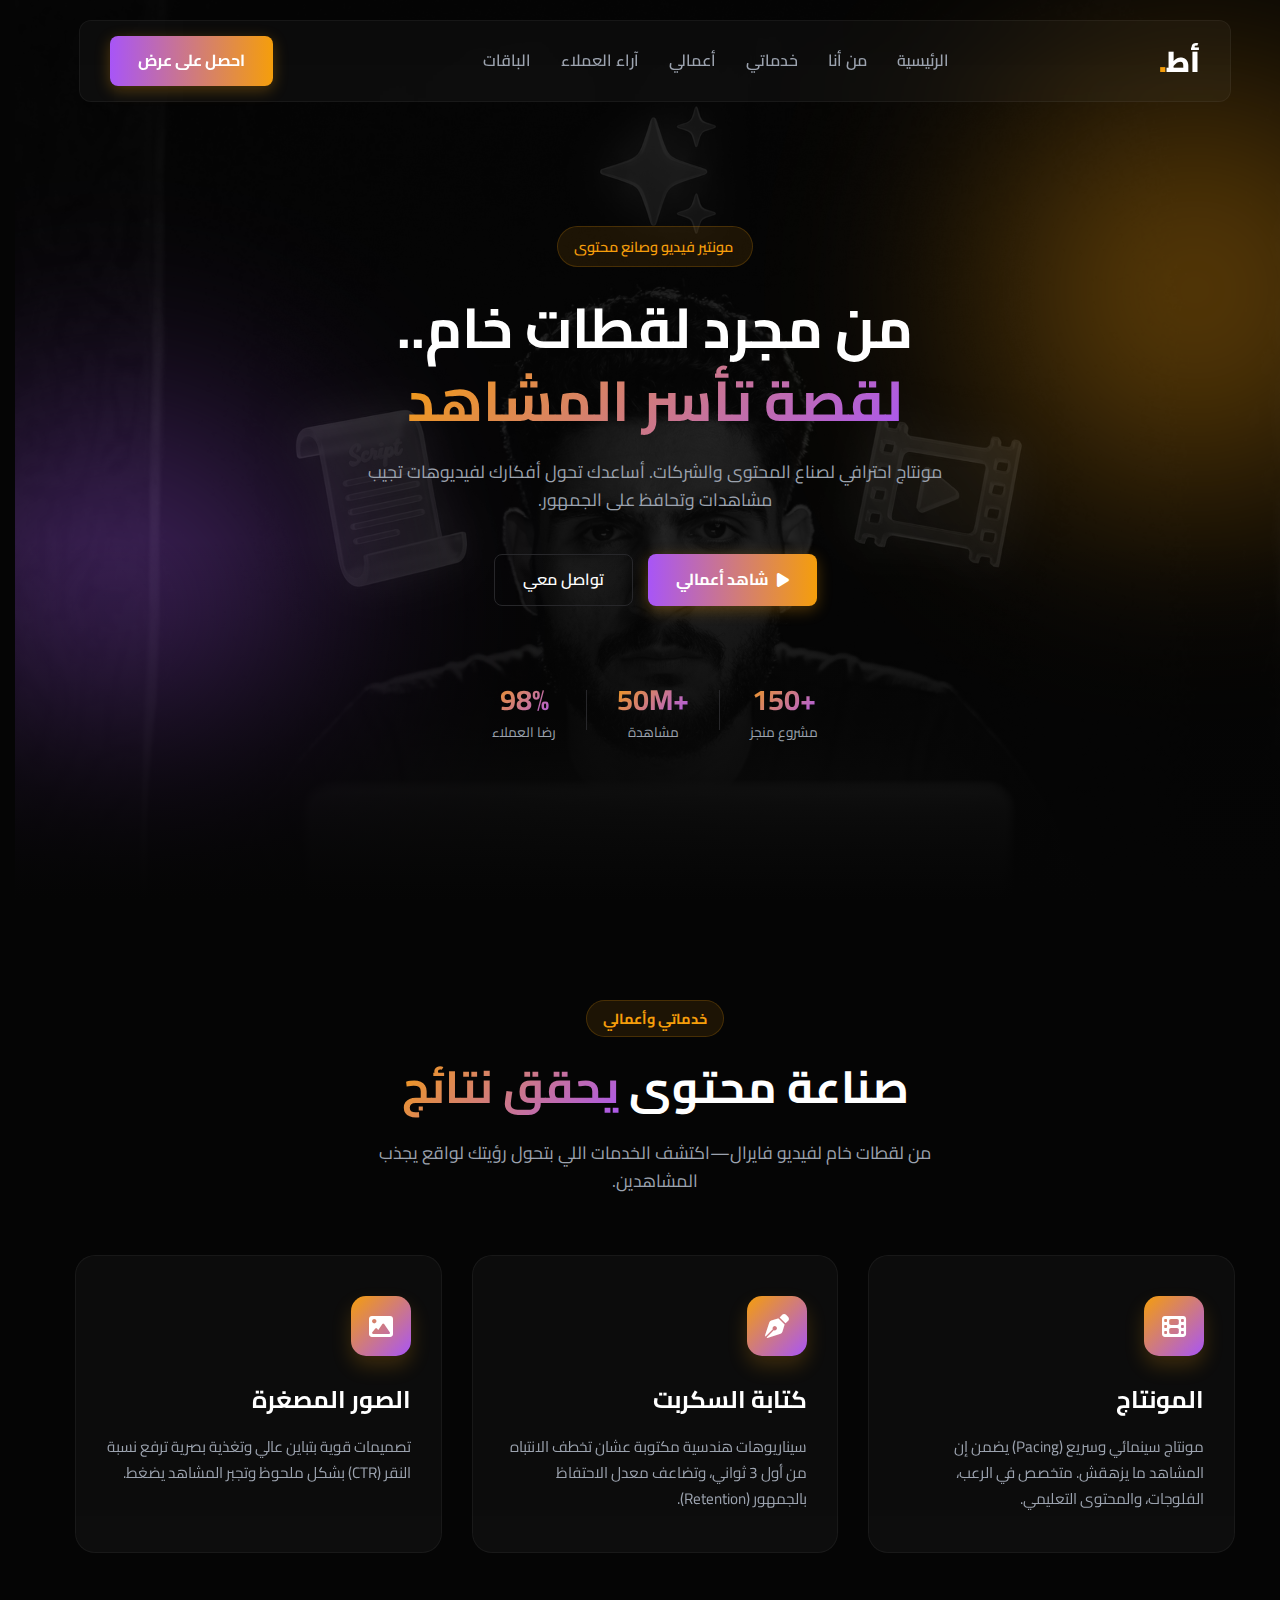
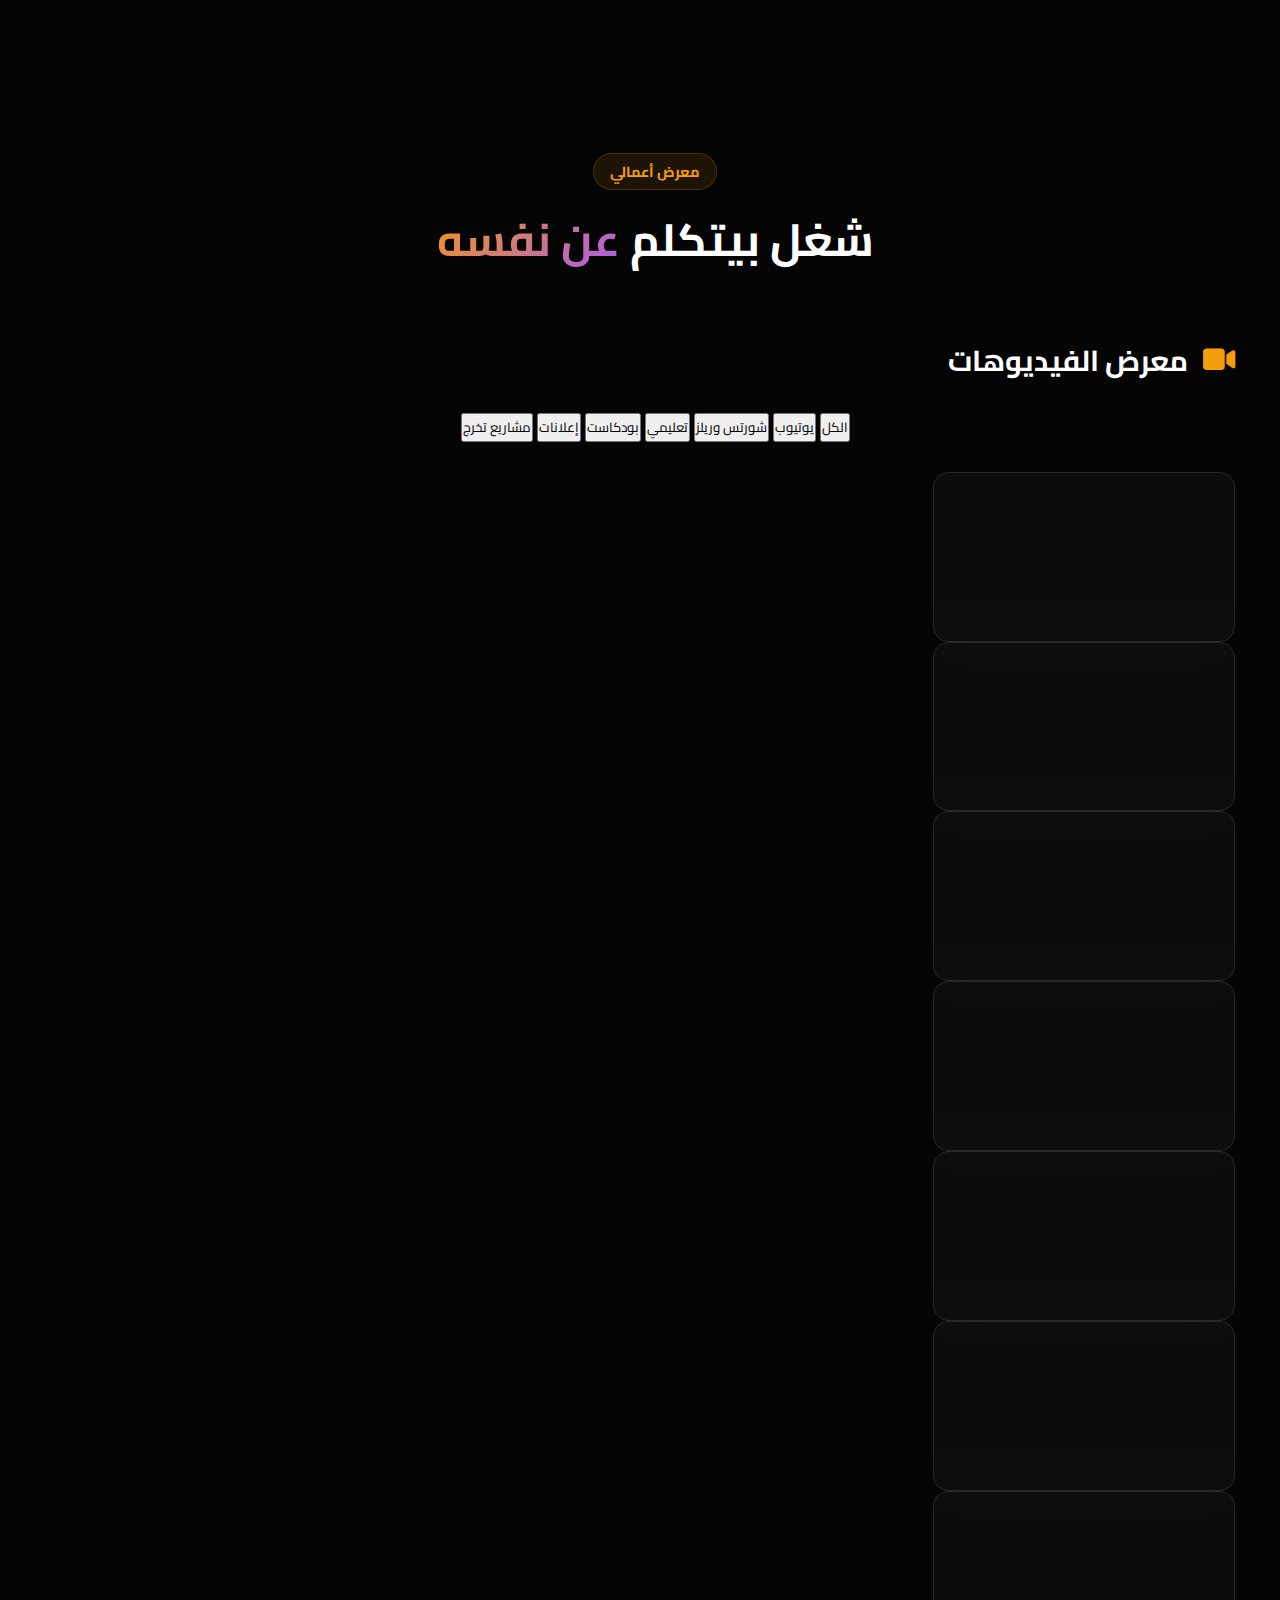
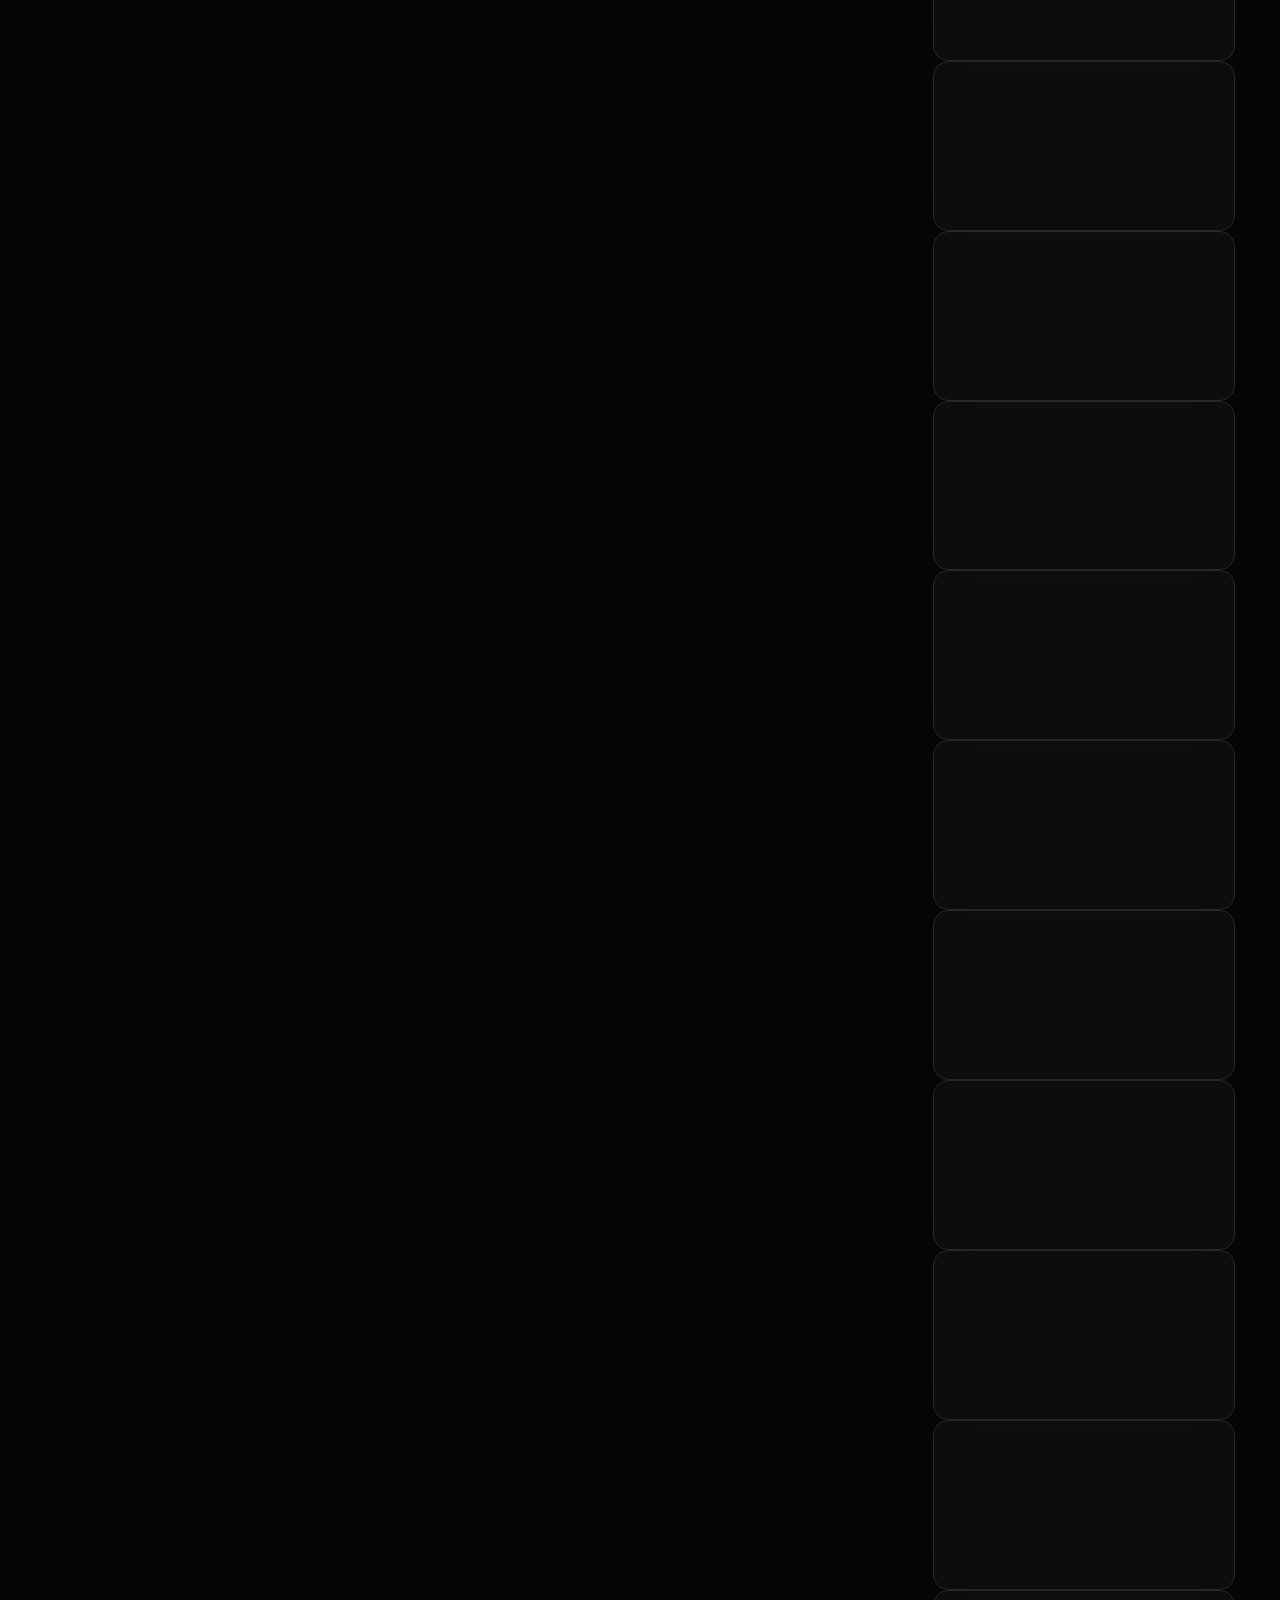
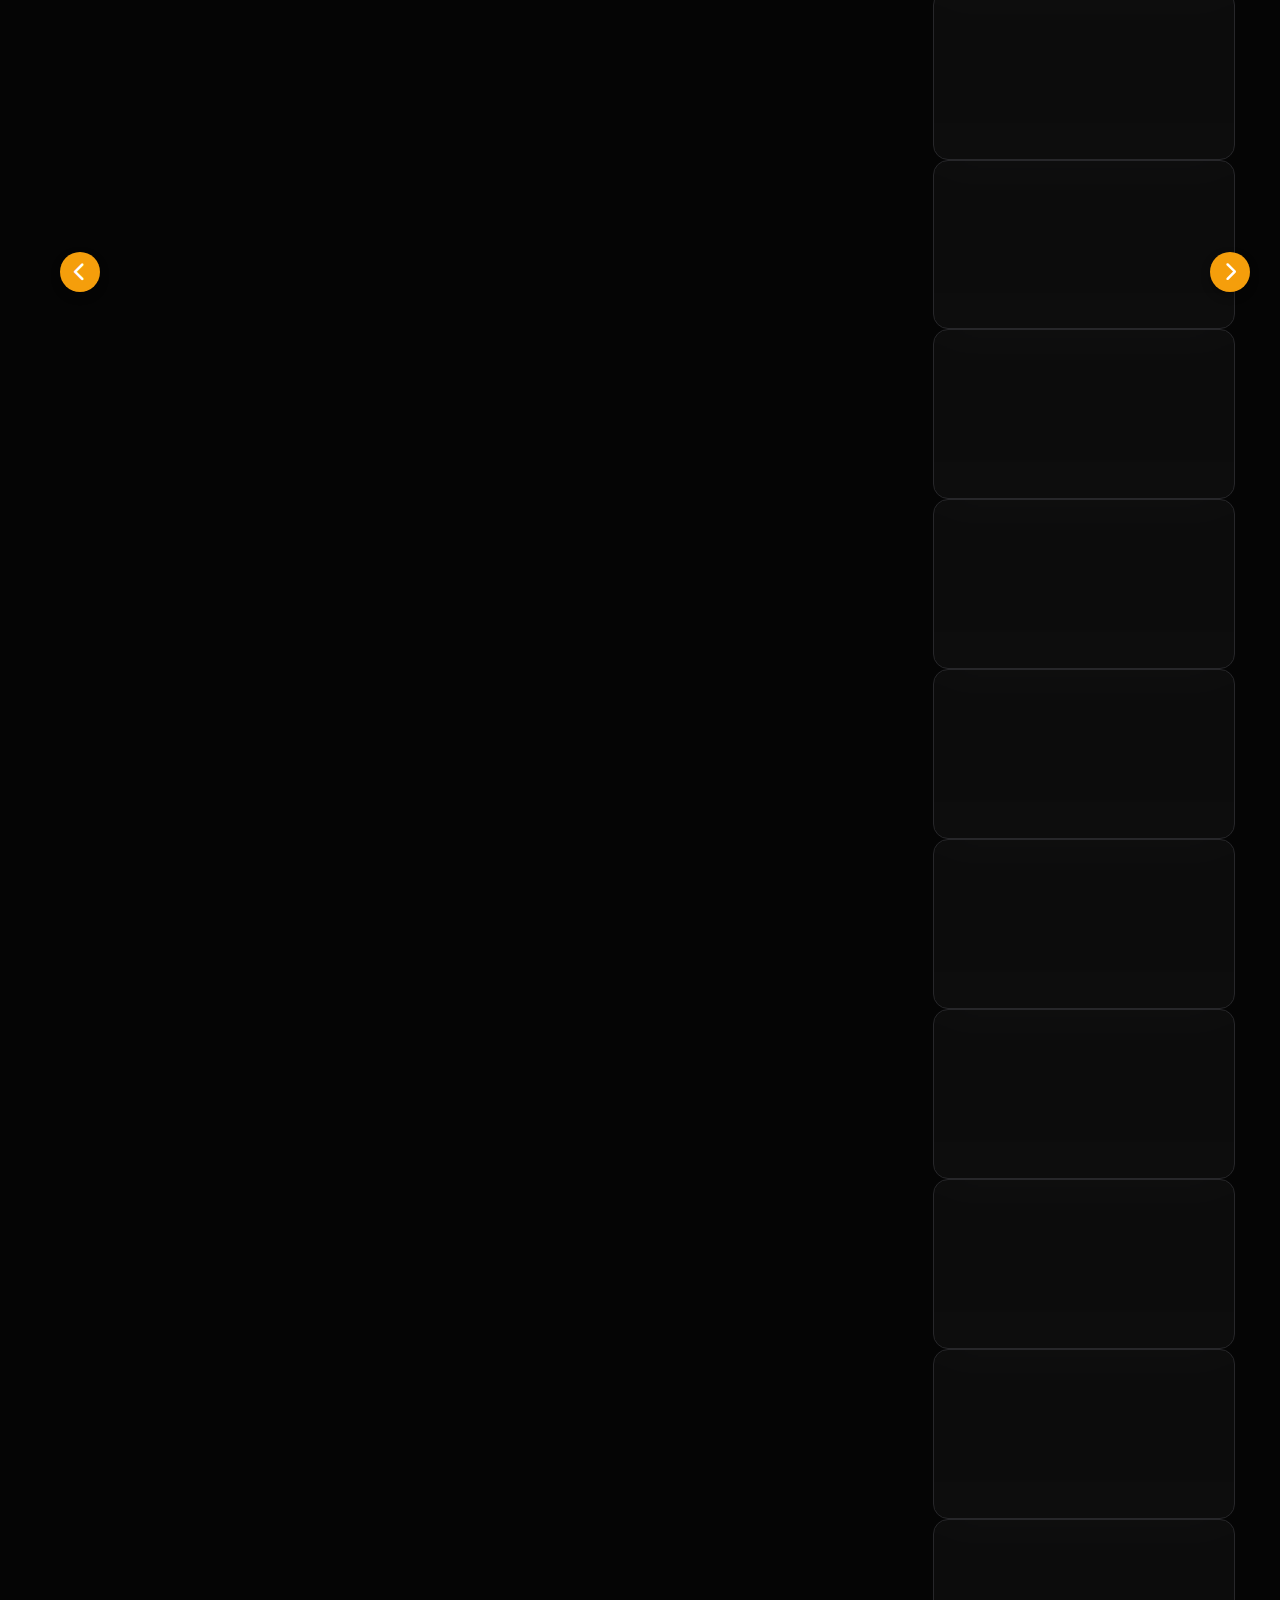
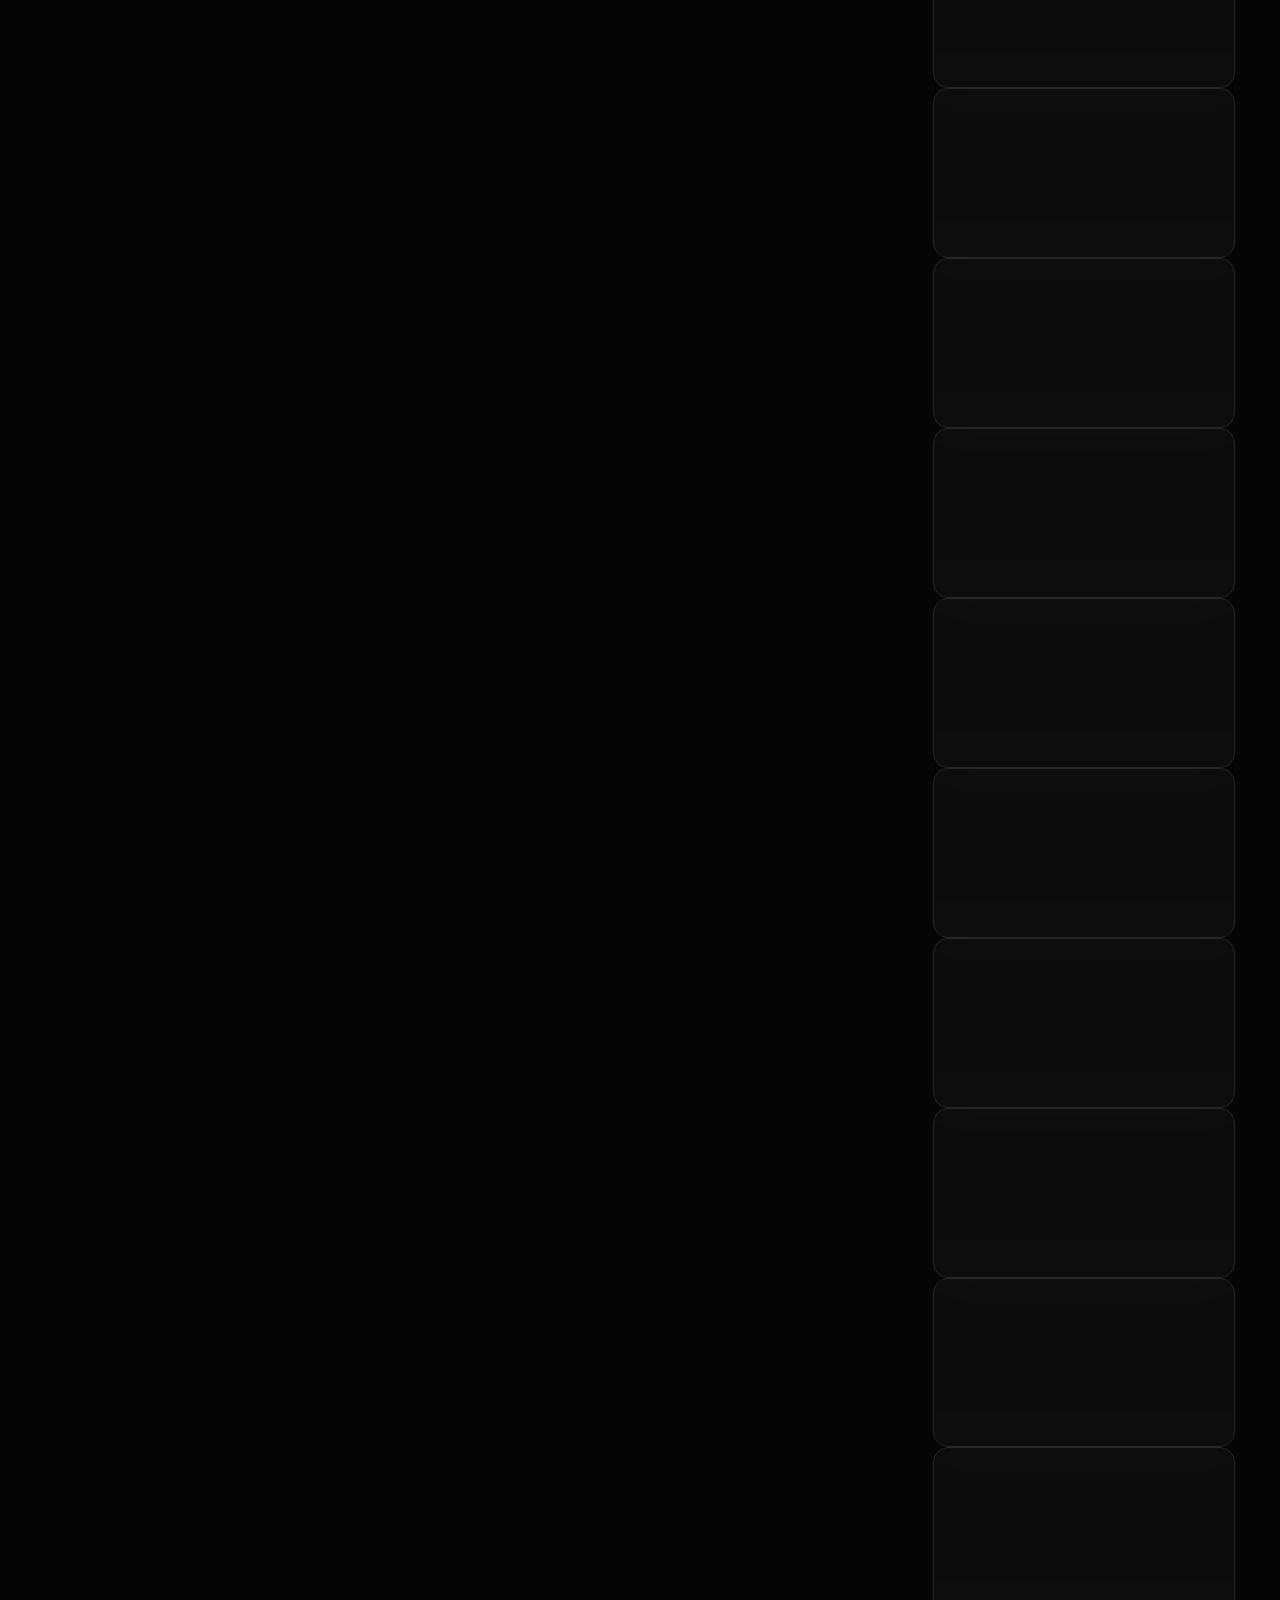
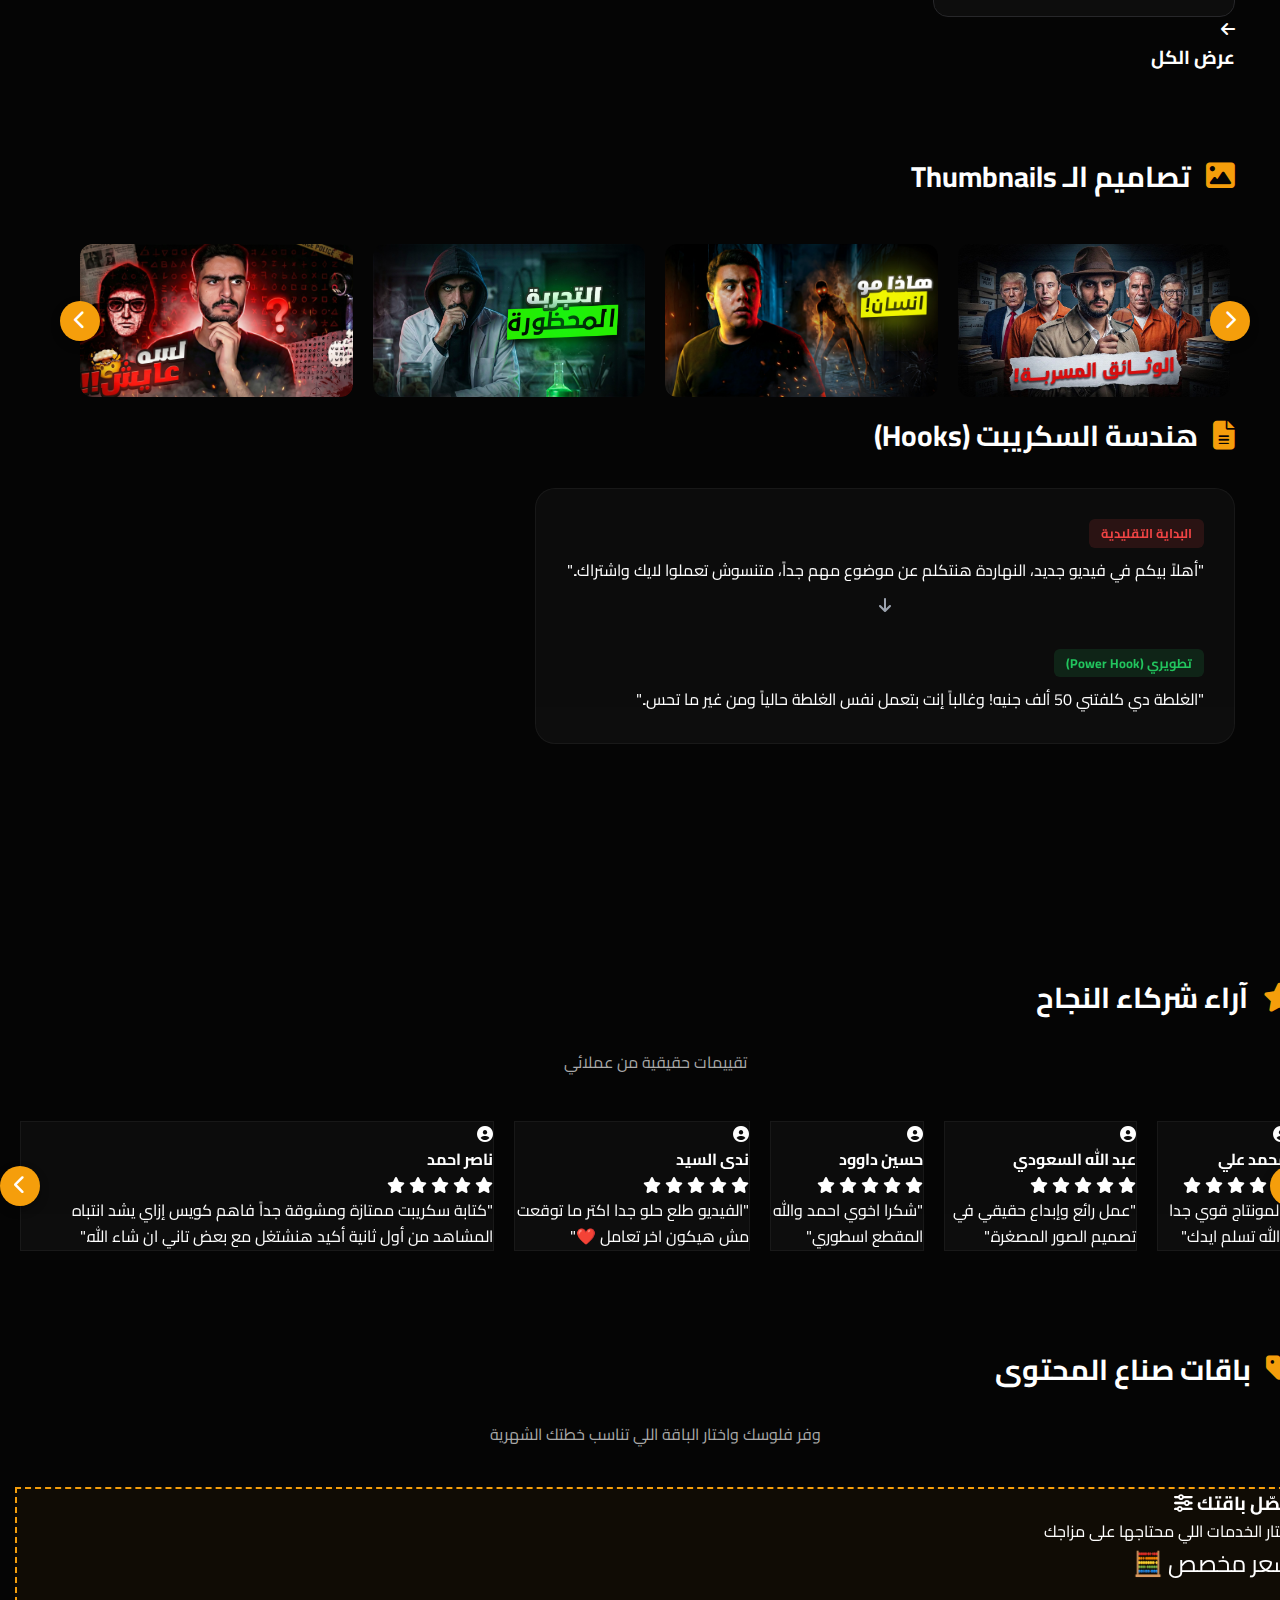
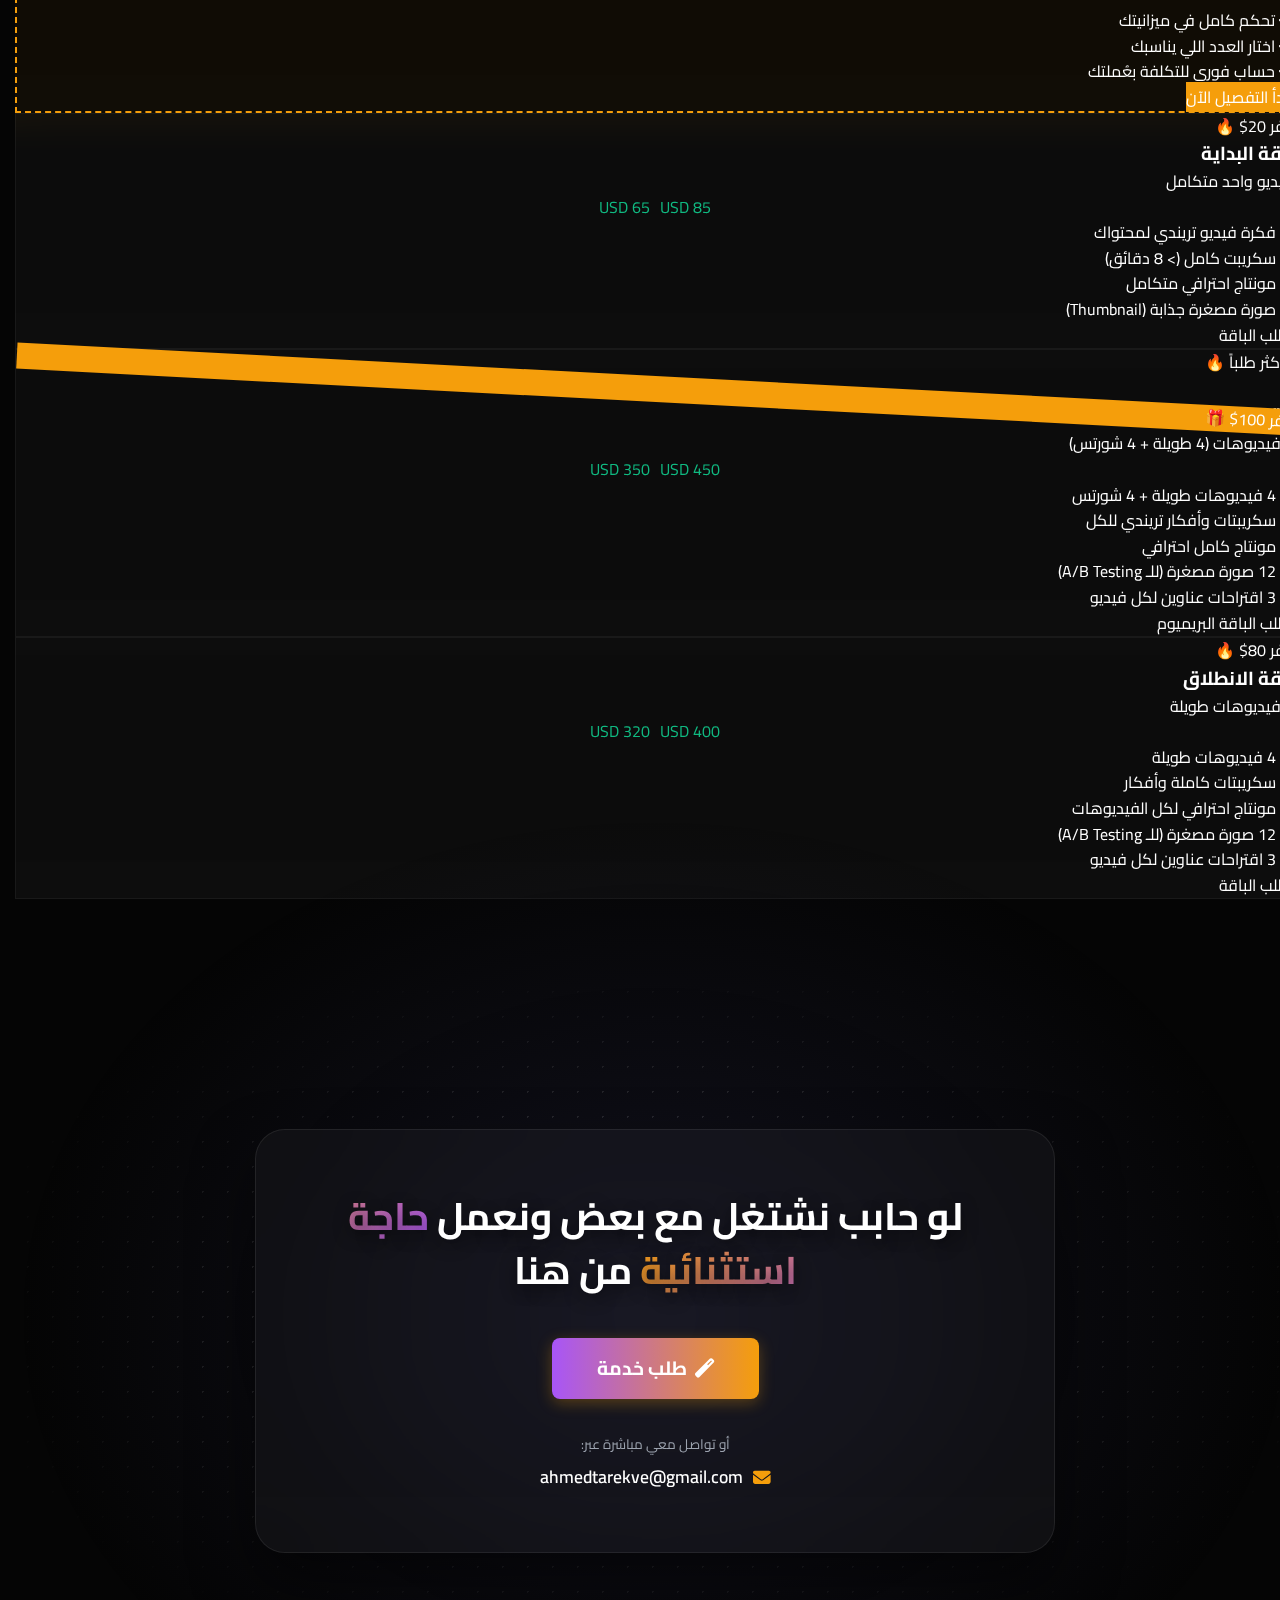
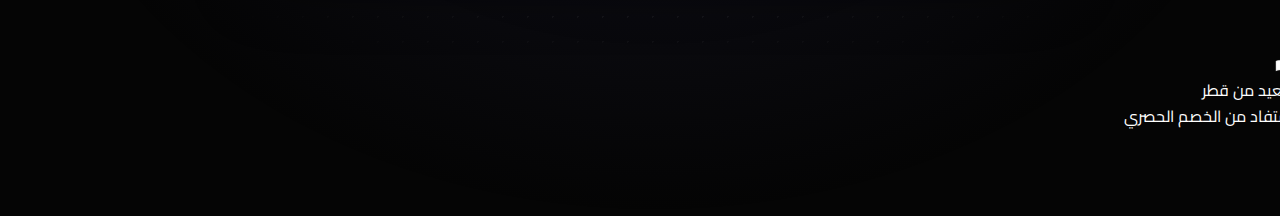
<file: index.html>
<!DOCTYPE html>
<html lang="ar" dir="rtl">
<head>
    <meta charset="UTF-8">
    <meta name="viewport" content="width=device-width, initial-scale=1.0">
    <title>أحمد طارق | مونتير فيديو وصانع محتوى</title>
    <link rel="icon" type="image/png" href="favicon.png">
    <link rel="stylesheet" href="style.css">
    <link rel="stylesheet" href="https://cdnjs.cloudflare.com/ajax/libs/font-awesome/6.4.0/css/all.min.css">
    <link href="https://fonts.googleapis.com/css2?family=Cairo:wght@400;600;700;900&display=swap" rel="stylesheet">
    <script type="text/javascript">window.$crisp=[];window.CRISP_WEBSITE_ID="66a32cc1-2eb6-4bee-a43f-e87ac2d43686";(function(){d=document;s=d.createElement("script");s.src="https://client.crisp.chat/l.js";s.async=1;d.getElementsByTagName("head")[0].appendChild(s);})();</script>
</head>
<body>

    <nav class="navbar glass">
        <div class="logo">أط<span class="dot">.</span></div>
        <ul class="nav-links">
            <li><a href="#home">الرئيسية</a></li>
            <li><a href="#about">من أنا</a></li>
            <li><a href="#services">خدماتي</a></li>
            <li><a href="#portfolio">أعمالي</a></li>
            <li><a href="#testimonials">آراء العملاء</a></li>
            <li><a href="#packages">الباقات</a></li>
        </ul>
        <a href="order.html" class="btn-primary nav-btn">احصل على عرض</a>
    </nav>

    <header id="home" class="hero">
        <div class="glow glow-amber"></div>
        <div class="glow glow-purple"></div>

        <div class="hero-content">
            <div class="badge">
                <i class="fas fa-sparkles"></i> مونتير فيديو وصانع محتوى
            </div>
            
            <h1>من مجرد لقطات خام..<br><span class="gradient-text">لقصة تأسر المشاهد</span></h1>
            
            <p class="hero-desc">
                مونتاج احترافي لصناع المحتوى والشركات. أساعدك تحول أفكارك لفيديوهات تجيب مشاهدات وتحافظ على الجمهور.
            </p>
            
            <div class="hero-buttons">
                <a href="#portfolio" class="btn-primary">
                    <i class="fas fa-play"></i> شاهد أعمالي
                </a>
                <a href="order.html" class="btn-secondary">تواصل معي</a>
            </div>

            <div class="hero-stats">
                <div class="stat-item">
                    <h3>+150</h3>
                    <p>مشروع منجز</p>
                </div>
                <div class="divider"></div>
                <div class="stat-item">
                    <h3>+50M</h3>
                    <p>مشاهدة</p>
                </div>
                <div class="divider"></div>
                <div class="stat-item">
                    <h3>98%</h3>
                    <p>رضا العملاء</p>
                </div>
            </div>
        </div>
    </header>

    <section id="services" class="services-section">
        <div class="section-header">
            <span class="section-subtitle">خدماتي وأعمالي</span>
            <h2 class="section-title">صناعة محتوى <span class="gradient-text">يحقق نتائج</span></h2>
            <p class="section-desc">من لقطات خام لفيديو فايرال—اكتشف الخدمات اللي بتحول رؤيتك لواقع يجذب المشاهدين.</p>
        </div>

        <div class="services-grid">
            <div class="service-card glass">
                <div class="service-icon">
                    <i class="fas fa-film"></i>
                </div>
                <h3>المونتاج</h3>
                <p>مونتاج سينمائي وسريع (Pacing) يضمن إن المشاهد ما يزهقش. متخصص في الرعب، الفلوجات، والمحتوى التعليمي.</p>
            </div>

            <div class="service-card glass">
                <div class="service-icon">
                    <i class="fas fa-pen-nib"></i>
                </div>
                <h3>كتابة السكربت</h3>
                <p>سيناريوهات هندسية مكتوبة عشان تخطف الانتباه من أول 3 ثواني، وتضاعف معدل الاحتفاظ بالجمهور (Retention).</p>
            </div>

            <div class="service-card glass">
                <div class="service-icon">
                    <i class="fas fa-image"></i>
                </div>
                <h3>الصور المصغرة</h3>
                <p>تصميمات قوية بتباين عالي وتغذية بصرية ترفع نسبة النقر (CTR) بشكل ملحوظ وتجبر المشاهد يضغط.</p>
            </div>
        </div>
    </section> <section id="portfolio" class="portfolio-section">
        <div class="section-header">
            <span class="section-subtitle">معرض أعمالي</span>
            <h2 class="section-title">شغل بيتكلم <span class="gradient-text">عن نفسه</span></h2>
        </div>

            <div class="portfolio-category">
    <div class="section-header" style="text-align: center; margin-bottom: 30px;">
        <h3 class="category-title"><i class="fas fa-video"></i> معرض الفيديوهات</h3>
        
        <div class="filter-tabs">
            <button class="filter-btn active" data-filter="all">الكل</button>
            <button class="filter-btn" data-filter="youtube">يوتيوب</button>
            <button class="filter-btn" data-filter="shorts">شورتس وريلز</button>
            <button class="filter-btn" data-filter="education">تعليمي</button>
            <button class="filter-btn" data-filter="podcast">بودكاست</button>
            <button class="filter-btn" data-filter="ads">إعلانات</button>
            <button class="filter-btn" data-filter="graduation">مشاريع تخرج</button>
        </div>
    </div>

<div class="slider-wrapper">
        <button class="slider-btn right-btn" onclick="scrollContainer('videoGallery', 1)"><i class="fas fa-chevron-right"></i></button>

        <div class="video-gallery" id="videoGallery">
            
            <div class="video-item glass filter-item shorts-video" data-category="ads shorts">
                <iframe src="https://drive.google.com/file/d/1diz-gIW1DpychCZ5rDRfmszuDH55XnOn/preview" frameborder="0" allowfullscreen></iframe>
            </div>

            <div class="video-item glass filter-item shorts-video" data-category="ads education shorts">
                <iframe src="https://drive.google.com/file/d/1tVlDVDe3mjkvY2PudVk6M4xdakan1MP_/preview" frameborder="0" allowfullscreen></iframe>
            </div>

            <div class="video-item glass filter-item shorts-video" data-category="ads education shorts">
                <iframe src="https://drive.google.com/file/d/1jyHk7CZ1a5VjabwJ09WW_IUaT4c2Ydov/preview" frameborder="0" allowfullscreen></iframe>
            </div>

            <div class="video-item glass filter-item" data-category="youtube">
                <iframe src="https://drive.google.com/file/d/1JD1-oYFM7DmVFrpYOz2enwQYj6b7dhW5/preview" frameborder="0" allowfullscreen></iframe>
            </div>

            <div class="video-item glass filter-item shorts-video" data-category="graduation shorts">
                <iframe src="https://www.facebook.com/plugins/video.php?href=https%3A%2F%2Fweb.facebook.com%2Fshare%2Fv%2F17r6CqgAqh%2F&show_text=false" style="border:none;overflow:hidden" scrolling="no" frameborder="0" allowfullscreen="true" allow="autoplay; clipboard-write; encrypted-media; picture-in-picture; web-share"></iframe>
            </div>

            <div class="video-item glass filter-item" data-category="graduation podcast">
                <iframe src="https://www.facebook.com/plugins/video.php?href=https%3A%2F%2Fweb.facebook.com%2Fshare%2Fv%2F1C8KMcShyy%2F&show_text=false" style="border:none;overflow:hidden" scrolling="no" frameborder="0" allowfullscreen="true" allow="autoplay; clipboard-write; encrypted-media; picture-in-picture; web-share"></iframe>
            </div>

            <div class="video-item glass filter-item" data-category="ads education">
                <iframe src="https://drive.google.com/file/d/17YC2GfmZRVh0SPTqcYH-UrQpux8BQbJp/preview" frameborder="0" allowfullscreen></iframe>
            </div>

            <div class="video-item glass filter-item" data-category="youtube">
                <iframe src="https://drive.google.com/file/d/1n3v68PEiYd-vWHHT9M_CZIBZ30Msds0y/preview" frameborder="0" allowfullscreen></iframe>
            </div>

            <div class="video-item glass filter-item" data-category="youtube">
                <iframe src="https://drive.google.com/file/d/1QNpLsTZGKMyA0mQns6by57NDUcUgllsZ/preview" frameborder="0" allowfullscreen></iframe>
            </div>

            <div class="video-item glass filter-item shorts-video" data-category="youtube shorts">
                <iframe src="https://drive.google.com/file/d/1BNgZ7RL_6uaEN6nZTyci-H3zWiSwEL0c/preview" frameborder="0" allowfullscreen></iframe>
            </div>


            <div class="video-item glass filter-item" data-category="youtube">
                <iframe src="https://www.youtube.com/embed/e8XCS6M8CbE" frameborder="0" allowfullscreen></iframe>
            </div>
            <div class="video-item glass filter-item" data-category="youtube">
                <iframe src="https://www.youtube.com/embed/rdS9wcpmSPU" frameborder="0" allowfullscreen></iframe>
            </div>
            <div class="video-item glass filter-item" data-category="youtube">
                <iframe src="https://www.youtube.com/embed/EY65ACB3CWE" frameborder="0" allowfullscreen></iframe>
            </div>
            <div class="video-item glass filter-item" data-category="youtube">
                <iframe src="https://www.youtube.com/embed/Bvn5qvMHdbA" frameborder="0" allowfullscreen></iframe>
            </div>
            <div class="video-item glass filter-item" data-category="youtube">
                <iframe src="https://www.youtube.com/embed/x9D6-hoB4Yg" frameborder="0" allowfullscreen></iframe>
            </div>
            <div class="video-item glass filter-item" data-category="youtube">
                <iframe src="https://www.youtube.com/embed/QBW9tl2J41g" frameborder="0" allowfullscreen></iframe>
            </div>
            <div class="video-item glass filter-item" data-category="youtube">
                <iframe src="https://www.youtube.com/embed/b6hV9DAzzH4" frameborder="0" allowfullscreen></iframe>
            </div>
            <div class="video-item glass filter-item" data-category="youtube">
                <iframe src="https://www.youtube.com/embed/LWay_4bqpgA" frameborder="0" allowfullscreen></iframe>
            </div>
            <div class="video-item glass filter-item" data-category="youtube">
                <iframe src="https://www.youtube.com/embed/B4MhKysYNoM" frameborder="0" allowfullscreen></iframe>
            </div>
            <div class="video-item glass filter-item" data-category="youtube">
                <iframe src="https://www.youtube.com/embed/8cEb-8OLMLg" frameborder="0" allowfullscreen></iframe>
            </div>
            <div class="video-item glass filter-item" data-category="youtube">
                <iframe src="https://www.youtube.com/embed/WPK-IDTCkc0" frameborder="0" allowfullscreen></iframe>
            </div>
            <div class="video-item glass filter-item" data-category="youtube">
                <iframe src="https://www.youtube.com/embed/lqyx5sT0bSA" frameborder="0" allowfullscreen></iframe>
            </div>
            <div class="video-item glass filter-item" data-category="youtube">
                <iframe src="https://www.youtube.com/embed/6b65db6hTso" frameborder="0" allowfullscreen></iframe>
            </div>
            <div class="video-item glass filter-item" data-category="youtube">
                <iframe src="https://www.youtube.com/embed/9DNmcNEYA5o" frameborder="0" allowfullscreen></iframe>
            </div>
            <div class="video-item glass filter-item" data-category="youtube">
                <iframe src="https://www.youtube.com/embed/Wfz841yMkYI" frameborder="0" allowfullscreen></iframe>
            </div>
            <div class="video-item glass filter-item" data-category="youtube">
                <iframe src="https://www.youtube.com/embed/rArSsvcL0wg" frameborder="0" allowfullscreen></iframe>
            </div>
            <div class="video-item glass filter-item" data-category="youtube">
                <iframe src="https://www.youtube.com/embed/JV5x5uKfSfo" frameborder="0" allowfullscreen></iframe>
            </div>


            <div class="video-item glass filter-item shorts-video" data-category="youtube shorts">
                <iframe src="https://www.youtube.com/embed/3L4qKn1V9yw" frameborder="0" allowfullscreen></iframe>
            </div>
            <div class="video-item glass filter-item shorts-video" data-category="youtube shorts">
                <iframe src="https://www.youtube.com/embed/XKGeGHJrFTM" frameborder="0" allowfullscreen></iframe>
            </div>
            <div class="video-item glass filter-item shorts-video" data-category="youtube shorts">
                <iframe src="https://www.youtube.com/embed/OmtjArhrDyw" frameborder="0" allowfullscreen></iframe>
            </div>
            <div class="video-item glass filter-item shorts-video" data-category="youtube shorts">
                <iframe src="https://www.youtube.com/embed/AaVivfRUo_Y" frameborder="0" allowfullscreen></iframe>
            </div>
            <div class="video-item glass filter-item shorts-video" data-category="youtube shorts">
                <iframe src="https://www.youtube.com/embed/q4335uZCmzY" frameborder="0" allowfullscreen></iframe>
            </div>
            <div class="video-item glass filter-item shorts-video" data-category="youtube shorts">
                <iframe src="https://www.youtube.com/embed/iXYnFHocgOY" frameborder="0" allowfullscreen></iframe>
            </div>
            <div class="video-item glass filter-item shorts-video" data-category="youtube shorts">
                <iframe src="https://www.youtube.com/embed/-u266TAxU04" frameborder="0" allowfullscreen></iframe>
            </div>
            <div class="video-item glass filter-item shorts-video" data-category="youtube shorts">
                <iframe src="https://www.youtube.com/embed/_Q_cUX80hT8" frameborder="0" allowfullscreen></iframe>
            </div>

            <a href="portfolio.html" class="filter-item view-more-card" style="text-decoration: none;">
                <i class="fas fa-arrow-left"></i>
                <h3>عرض الكل</h3>
            </a>
            
        </div>
        <button class="slider-btn left-btn" onclick="scrollContainer('videoGallery', -1)"><i class="fas fa-chevron-left"></i></button>
    </div>
</div>
    <h3 class="category-title"><i class="fas fa-image"></i> تصاميم الـ Thumbnails</h3>
    
    <div class="slider-wrapper">
        <button class="slider-btn right-btn" onclick="scrollContainer('thumbRow', 1)"><i class="fas fa-chevron-right"></i></button>

        <div class="slider-row" id="thumbRow">
            <div class="thumb-card glass-hover">
                <img src="john.jpg" alt="Thumbnail 1">
            </div>

            <div class="thumb-card glass-hover">
                <img src="tantal.jpg" alt="Thumbnail 2">
            </div>

            <div class="thumb-card glass-hover">
                <img src="ex.jpg" alt="Thumbnail 3">
            </div>

            <div class="thumb-card glass-hover">
                <img src="Zodic AB TESTING 1.jpg" alt="Thumbnail 4">
            </div>

            <div class="thumb-card glass-hover">
                <img src="codex.jpg" alt="Thumbnail 5">
            </div>

            <div class="thumb-card glass-hover">
                <img src="مشروع ابيجيل 4.jpg" alt="Thumbnail 6">
            </div>

            <div class="thumb-card glass-hover">
                <img src="المهرج 2.jpg" alt="Thumbnail 7">
            </div>
                
            <div class="thumb-card glass-hover">
                <img src="b6hV9DAzzH4-HD.jpg" alt="Thumbnail 8">
            </div>

            <div class="thumb-card glass-hover">
                <img src="8cEb-8OLMLg-HD.jpg" alt="Thumbnail 9">
            </div>

            <div class="thumb-card glass-hover">
                <img src="QBW9tl2J41g-HD.jpg" alt="Thumbnail 10">
            </div>

            <div class="thumb-card glass-hover">
                <img src="EY65ACB3CWE-HD.jpg" alt="Thumbnail 11">
            </div>

            <div class="thumb-card glass-hover">
                <img src="6b65db6hTso-HD.jpg" alt="Thumbnail 12">
            </div>

            <div class="thumb-card glass-hover">
                <img src="B4MhKysYNoM-HD.jpg" alt="Thumbnail 13">
            </div>

                        <div class="thumb-card glass-hover">
                <img src="LWay_4bqpgA-HD(1).jpg" alt="Thumbnail 14">
            </div>

                        <div class="thumb-card glass-hover">
                <img src="غرفه 1046 نسخه 5(1) (1).jpg" alt="Thumbnail 15">
            </div>

                        <div class="thumb-card glass-hover">
                <img src="ملاك رحمة يتحول الى شيطان.jpg" alt="Thumbnail 16">
            </div>


        </div>

        <button class="slider-btn left-btn" onclick="scrollContainer('thumbRow', -1)"><i class="fas fa-chevron-left"></i></button>
    </div>
</div>

        <div class="portfolio-category">
            <h3 class="category-title"><i class="fas fa-file-alt"></i> هندسة السكريبت (Hooks)</h3>
            <div class="scripts-grid">
                <div class="script-card glass">
                    <div class="script-tag bad">البداية التقليدية</div>
                    <p>"أهلاً بيكم في فيديو جديد، النهاردة هنتكلم عن موضوع مهم جداً، متنسوش تعملوا لايك واشتراك.."</p>
                    <div class="script-arrow"><i class="fas fa-arrow-down"></i></div>
                    <div class="script-tag good">تطويري (Power Hook)</div>
                    <p>"الغلطة دي كلفتني 50 ألف جنيه! وغالباً إنت بتعمل نفس الغلطة حالياً ومن غير ما تحس.."</p>
                </div>
            </div>
        </div>
    </section>
<div id="testimonials" class="portfolio-category testimonials-section" style="margin-top: 50px;">    <div class="section-header" style="text-align: center; margin-bottom: 30px;">
        <h3 class="category-title"><i class="fas fa-star" style="color: #f59e0b;"></i> آراء شركاء النجاح</h3>
        <p style="color: #aaa; margin-top: 10px;">تقييمات حقيقية من عملائي</p>
    </div>

    <div class="slider-wrapper">
        <button class="slider-btn right-btn" onclick="scrollContainer('reviewsRow', 1)"><i class="fas fa-chevron-right"></i></button>

        <div class="slider-row" id="reviewsRow" style="padding-bottom: 15px;">
            
            <div class="review-card glass">
                <div class="reviewer-info">
                    <div class="reviewer-avatar">
                        <i class="fas fa-user-circle"></i>
                    </div>
                    <div class="reviewer-details">
                        <h4>محمد علي</h4>
                        <div class="stars">
                            <i class="fas fa-star"></i>
                            <i class="fas fa-star"></i>
                            <i class="fas fa-star"></i>
                            <i class="fas fa-star"></i>
                            <i class="fas fa-star"></i>
                        </div>
                    </div>
                </div>
                <p class="review-text">"المونتاج قوي جدا والله تسلم ايدك"</p>
            </div>

            <div class="review-card glass">
                <div class="reviewer-info">
                    <div class="reviewer-avatar">
                        <i class="fas fa-user-circle"></i>
                    </div>
                    <div class="reviewer-details">
                        <h4>عبد الله السعودي</h4>
                        <div class="stars">
                            <i class="fas fa-star"></i>
                            <i class="fas fa-star"></i>
                            <i class="fas fa-star"></i>
                            <i class="fas fa-star"></i>
                            <i class="fas fa-star"></i>
                        </div>
                    </div>
                </div>
                <p class="review-text">"عمل رائع وإبداع حقيقي في تصميم الصور المصغرة."</p>
            </div>
            
            <div class="review-card glass">
                <div class="reviewer-info">
                    <div class="reviewer-avatar">
                        <i class="fas fa-user-circle"></i>
                    </div>
                    <div class="reviewer-details">
                        <h4>حسين داوود</h4>
                        <div class="stars">
                            <i class="fas fa-star"></i>
                            <i class="fas fa-star"></i>
                            <i class="fas fa-star"></i>
                            <i class="fas fa-star"></i>
                            <i class="fas fa-star"></i>
                        </div>
                    </div>
                </div>
                <p class="review-text">"شكرا اخوي احمد والله المقطع اسطوري"</p>
            </div>

                        <div class="review-card glass">
                <div class="reviewer-info">
                    <div class="reviewer-avatar">
                        <i class="fas fa-user-circle"></i>
                    </div>
                    <div class="reviewer-details">
                        <h4>ندى السيد</h4>
                        <div class="stars">
                            <i class="fas fa-star"></i>
                            <i class="fas fa-star"></i>
                            <i class="fas fa-star"></i>
                            <i class="fas fa-star"></i>
                            <i class="fas fa-star"></i>
                        </div>
                    </div>
                </div>
                <p class="review-text">"الفيديو طلع حلو جدا اكتر ما توقعت مش هيكون اخر تعامل ❤️"</p>
            </div>



            
            <div class="review-card glass">
                <div class="reviewer-info">
                    <div class="reviewer-avatar">
                        <i class="fas fa-user-circle"></i>
                    </div>
                    <div class="reviewer-details">
                        <h4>ناصر احمد</h4>
                        <div class="stars">
                            <i class="fas fa-star"></i>
                            <i class="fas fa-star"></i>
                            <i class="fas fa-star"></i>
                            <i class="fas fa-star"></i>
                            <i class="fas fa-star"></i>
                        </div>
                    </div>
                </div>
                <p class="review-text">"كتابة سكريبت ممتازة ومشوقة جداً فاهم كويس إزاي يشد انتباه المشاهد من أول ثانية أكيد هنشتغل مع بعض تاني ان شاء الله."</p>
            </div>
            
            </div>

        <button class="slider-btn left-btn" onclick="scrollContainer('reviewsRow', -1)"><i class="fas fa-chevron-left"></i></button>
    </div>
</div>

<div id="packages" class="portfolio-category pricing-section" style="margin-top: 60px;">
    <div class="section-header" style="text-align: center; margin-bottom: 40px;">
        <h3 class="category-title"><i class="fas fa-tags" style="color: #f59e0b;"></i> باقات صناع المحتوى</h3>
        <p style="color: #aaa; margin-top: 10px;">وفر فلوسك واختار الباقة اللي تناسب خطتك الشهرية</p>
    </div>

    <div class="pricing-grid">
        <div class="pricing-card glass" style="border: 2px dashed #f59e0b; background: rgba(245, 158, 11, 0.05);">
            <h3>فصّل باقتك <i class="fas fa-sliders-h"></i></h3>
            <p class="package-desc">اختار الخدمات اللي محتاجها على مزاجك</p>
            <div class="price" style="font-size: 1.5rem; color: #fff; margin-bottom: 25px;">سعر مخصص 🧮</div>
            <ul class="features-list">
                <li><i class="fas fa-check"></i> تحكم كامل في ميزانيتك</li>
                <li><i class="fas fa-check"></i> اختار العدد اللي يناسبك</li>
                <li><i class="fas fa-check"></i> حساب فوري للتكلفة بعُملتك</li>
            </ul>
            <a href="custom-builder.html" class="order-btn" style="background: #f59e0b; color: #fff;">ابدأ التفصيل الآن</a>
        </div>


<div class="pricing-card glass" style="position: relative;">
            <div class="discount-badge">وفر 20$ 🔥</div>
            
            <h3>باقة البداية</h3>
            <p class="package-desc">فيديو واحد متكامل</p>
            
            <div class="price" style="color: #10b981; display: flex; justify-content: center; align-items: center; gap: 10px;">
                <span class="old-price dynamic-price" data-price-usd="85">85 USD</span> 
                <span class="dynamic-price" data-price-usd="65">65 USD</span>
            </div>
            
            <ul class="features-list">
                <li><i class="fas fa-check"></i> فكرة فيديو تريندي لمحتواك</li>
                <li><i class="fas fa-check"></i> سكريبت كامل (> 8 دقائق)</li>
                <li><i class="fas fa-check"></i> مونتاج احترافي متكامل</li>
                <li><i class="fas fa-check"></i> صورة مصغرة جذابة (Thumbnail)</li>
            </ul>
            <a href="javascript:void(0)" onclick="buyPackage('باقة البداية', this)" class="order-btn">اطلب الباقة</a>
        </div>

        <div class="pricing-card glass premium-card" style="position: relative;">
            <div class="popular-badge">الأكثر طلباً 🔥</div>
            <div class="discount-badge" style="right: auto; left: 15px; transform: rotate(3deg); background: #f59e0b;">وفر 100$ 🎁</div>
            
            <h3>باقة البريميوم</h3>
            <p class="package-desc">8 فيديوهات (4 طويلة + 4 شورتس)</p>
            
            <div class="price" style="color: #10b981; display: flex; justify-content: center; align-items: center; gap: 10px;">
                <span class="old-price dynamic-price" data-price-usd="450">450 USD</span> 
                <span class="dynamic-price" data-price-usd="350">350 USD</span>
            </div>
            
            <ul class="features-list">
                <li><i class="fas fa-check"></i> 4 فيديوهات طويلة + 4 شورتس</li>
                <li><i class="fas fa-check"></i> سكريبتات وأفكار تريندي للكل</li>
                <li><i class="fas fa-check"></i> مونتاج كامل احترافي</li>
                <li><i class="fas fa-check"></i> 12 صورة مصغرة (للـ A/B Testing)</li>
                <li><i class="fas fa-check"></i> 3 اقتراحات عناوين لكل فيديو</li>
            </ul>
            <a href="javascript:void(0)" onclick="buyPackage('باقة البريميوم (8 فيديوهات)', this)" class="order-btn premium-btn">اطلب الباقة البريميوم</a>
        </div>

        <div class="pricing-card glass" style="position: relative;">
            <div class="discount-badge">وفر 80$ 🔥</div>
            
            <h3>باقة الانطلاق</h3>
            <p class="package-desc">4 فيديوهات طويلة</p>
            
            <div class="price" style="color: #10b981; display: flex; justify-content: center; align-items: center; gap: 10px;">
                <span class="old-price dynamic-price" data-price-usd="400">400 USD</span> 
                <span class="dynamic-price" data-price-usd="320">320 USD</span>
            </div>
            
            <ul class="features-list">
                <li><i class="fas fa-check"></i> 4 فيديوهات طويلة</li>
                <li><i class="fas fa-check"></i> سكريبتات كاملة وأفكار</li>
                <li><i class="fas fa-check"></i> مونتاج احترافي لكل الفيديوهات</li>
                <li><i class="fas fa-check"></i> 12 صورة مصغرة (للـ A/B Testing)</li>
                <li><i class="fas fa-check"></i> 3 اقتراحات عناوين لكل فيديو</li>
            </ul>
            <a href="javascript:void(0)" onclick="buyPackage('باقة الانطلاق (4 فيديوهات)', this)" class="order-btn">اطلب الباقة</a>
        </div>
    </div>
</div>

    <section class="final-cta section-pad">
        <div class="cta-bg-pattern"></div>
        <div class="cta-box glass glow-border-orange">
            <h2>لو حابب نشتغل مع بعض ونعمل <span class="gradient-text">حاجة استثنائية</span> من هنا</h2>
            <div class="cta-actions">
                <a href="order.html" class="btn-primary pulse-btn">
                    <i class="fas fa-magic"></i> طلب خدمة
                </a>
                
                <div class="direct-mail">
                    <span>أو تواصل معي مباشرة عبر:</span>
                    <a href="mailto:ahmedtarekve@gmail.com">
                        <i class="fas fa-envelope"></i> ahmedtarekve@gmail.com
                    </a>
                </div>
            </div>
        </div>
    </section>

    <footer>
        </footer>
<script>
    // برمجة زراير الفلترة
    const filterBtns = document.querySelectorAll('.filter-btn');
    const filterItems = document.querySelectorAll('.filter-item');

    filterBtns.forEach(btn => {
        btn.addEventListener('click', () => {
            // 1. نشيل كلاس active من كل الزراير ونحطه للزرار اللي انداس عليه بس
            filterBtns.forEach(button => button.classList.remove('active'));
            btn.classList.add('active');

            // 2. نجيب اسم القسم اللي العميل اختاره
            const filterValue = btn.getAttribute('data-filter');

            // 3. نفلتر الفيديوهات
            filterItems.forEach(item => {
                if (filterValue === 'all' || item.getAttribute('data-category') === filterValue) {
                    item.classList.remove('hide');
                } else {
                    item.classList.add('hide');
                }
            });
        });
    });

    // دالة تحويل العملات اللحظية
    async function convertPricesToLocal() {
        try {
            // 1. معرفة عملة العميل من خلال الـ IP
            const ipResponse = await fetch('https://ipapi.co/json/');
            const ipData = await ipResponse.json();
            const userCurrency = ipData.currency; // مثال: EGP, SAR, AED

            // لو العميل في دولة بتتعامل بالدولار، مش هنعمل حاجة
            if (userCurrency === 'USD') return;

            // 2. جلب أسعار الصرف مقابل الدولار
            const ratesResponse = await fetch('https://open.er-api.com/v6/latest/USD');
            const ratesData = await ratesResponse.json();
            const conversionRate = ratesData.rates[userCurrency];

            if (conversionRate) {
                // 3. تحديث الأرقام في الموقع
                const priceElements = document.querySelectorAll('.dynamic-price');
                priceElements.forEach(el => {
                    const usdPrice = parseFloat(el.getAttribute('data-price-usd'));
                    const localPrice = Math.round(usdPrice * conversionRate);
                    
                    // تحويل الرقم لشكل شيك (مثال: 1,500 EGP)
                    el.innerText = localPrice.toLocaleString() + ' ' + userCurrency;
                });
            }
        } catch (error) {
            console.log("تعذر جلب أسعار العملات، سيتم عرض الأسعار بالدولار كاحتياطي.", error);
        }
    }

    // تشغيل الكود بمجرد ما الصفحة تحمل
    window.addEventListener('load', convertPricesToLocal);

    function buyPackage(pkgName, btnElement) {
        // سحب الكارت اللي العميل داس عليه
        const card = btnElement.closest('.pricing-card');
        // سحب السعر المعروض (سواء بالدولار أو بالعملة المحلية)
        const priceText = card.querySelector('.dynamic-price').innerText;
        
        // حفظ البيانات في المتصفح
        localStorage.setItem('selectedPackage', pkgName);
        localStorage.setItem('packagePrice', priceText);
        
        // التوجيه لصفحة طلب الباقات السريعة
        window.location.href = 'package.html';
    }

    // الأسعار الخفية (العميل مش بيشوفها هنا)
    const customPrices = {
        montage: 50,  // متوسط فيديو 10 دقايق
        shorts: 10,
        thumb: 10,
        script: 15
    };

    let typingTimer;

    function updateCount(service, change) {
        const input = document.getElementById(`count-${service}`);
        let currentVal = parseInt(input.value) + change;
        
        if (currentVal < 0) currentVal = 0; // مفيش بالسالب
        input.value = currentVal;

        // إظهار أنيميشن التحميل
        document.getElementById('calc-result').style.display = 'none';
        document.getElementById('calc-loader').style.display = 'block';

        // مسح أي توقيت قديم لو العميل داس بسرعة
        clearTimeout(typingTimer);
        
        // استنى ثانية كأنه بيحسب، وبعدين طلع النتيجة
        typingTimer = setTimeout(calculateCustomPackage, 1000);
    }

    function calculateCustomPackage() {
        const counts = {
            montage: parseInt(document.getElementById('count-montage').value),
            shorts: parseInt(document.getElementById('count-shorts').value),
            thumb: parseInt(document.getElementById('count-thumb').value),
            script: parseInt(document.getElementById('count-script').value)
        };

        let totalUSD = (counts.montage * customPrices.montage) +
                       (counts.shorts * customPrices.shorts) +
                       (counts.thumb * customPrices.thumb) +
                       (counts.script * customPrices.script);

        const loader = document.getElementById('calc-loader');
        const resultArea = document.getElementById('calc-result');

        if (totalUSD > 0) {
            loader.style.display = 'none';
            resultArea.style.display = 'block';
            
            // تحديث السعر النهائي
            const priceDisplay = document.getElementById('custom-total-price');
            priceDisplay.innerText = totalUSD + " USD";
            
            // إضافة تأثير حركي خفيف للرقم
            priceDisplay.style.transform = "scale(1.2)";
            setTimeout(() => priceDisplay.style.transform = "scale(1)", 200);

            // حفظ البيانات في المتصفح عشان نبعتها لصفحة الفورم
            let detailsString = "باقة مخصصة: ";
            if(counts.montage > 0) detailsString += `${counts.montage}x مونتاج، `;
            if(counts.shorts > 0) detailsString += `${counts.shorts}x شورتس، `;
            if(counts.thumb > 0) detailsString += `${counts.thumb}x صور مصغرة، `;
            if(counts.script > 0) detailsString += `${counts.script}x سكريبت`;
            
            // بنشيل آخر فاصلة
            detailsString = detailsString.replace(/، $/, "");

            localStorage.setItem('customPkgDetails', detailsString);
            localStorage.setItem('customPkgPrice', totalUSD + " USD");
        } else {
            // لو العميل رجع العدادات لصفر
            loader.style.display = 'none';
            resultArea.style.display = 'none';
        }
    }

    function checkoutCustomPackage() {
        // تحويل العميل لصفحة الطلب الجديدة
        window.location.href = 'custom-order.html';
    }

// دالة تحريك السلايدر بالأسهم (تم تعديل الاتجاه)
    function scrollContainer(containerId, direction) {
        const container = document.getElementById(containerId);
        if(container) {
            const scrollAmount = window.innerWidth > 768 ? 360 : 250;
            // شيلنا الـ (* -1) عشان نعكس حركة السحب وتبقى ماشية مع اتجاه السهم بالظبط
            container.scrollBy({ left: direction * scrollAmount, behavior: 'smooth' });
        }
    }

    // بيانات العملاء (Social Proof)
        const salesData = [
            { name: "سعيد من قطر", icon: "🇶🇦", desc: "استفاد من عرض باقة اليوتيوب" },
            { name: "أحمد من السعودية", icon: "🇸🇦", desc: "حجز باقة المونتاج المتكاملة" },
            { name: "محمد من مصر", icon: "🇪🇬", desc: "استفاد من الخصم الحصري" },
            { name: "فهد من الإمارات", icon: "🇦🇪", desc: "طلب تصميم صورة مصغرة" }
        ];

        function showRandomSale() {
            const popup = document.getElementById('salesPopup');
            if(popup) {
                // اختيار عميل عشوائي
                const randomData = salesData[Math.floor(Math.random() * salesData.length)];
                
                document.getElementById('salesTitle').innerText = randomData.name;
                document.getElementById('salesIcon').innerText = randomData.icon;
                document.getElementById('salesDesc').innerText = randomData.desc;

                // إظهار الإشعار
                popup.classList.add('show');

                // إخفاء بعد 5 ثواني
                setTimeout(() => {
                    popup.classList.remove('show');
                }, 5000);
            }
        }

        // إظهار أول إشعار بعد 7 ثواني من فتح الموقع
        setTimeout(showRandomSale, 7000);
        // تكرار الإشعار كل 20 ثانية
        setInterval(showRandomSale, 20000);
    </script>

    <div class="sales-popup" id="salesPopup">
        <div class="sales-popup-icon" id="salesIcon">🇶🇦</div>
        <div class="sales-popup-content">
            <p class="sales-popup-title" id="salesTitle">سعيد من قطر</p>
            <p class="sales-popup-desc" id="salesDesc">استفاد من الخصم الحصري</p>
        </div>
    </div>

</body>
</html>
</file>
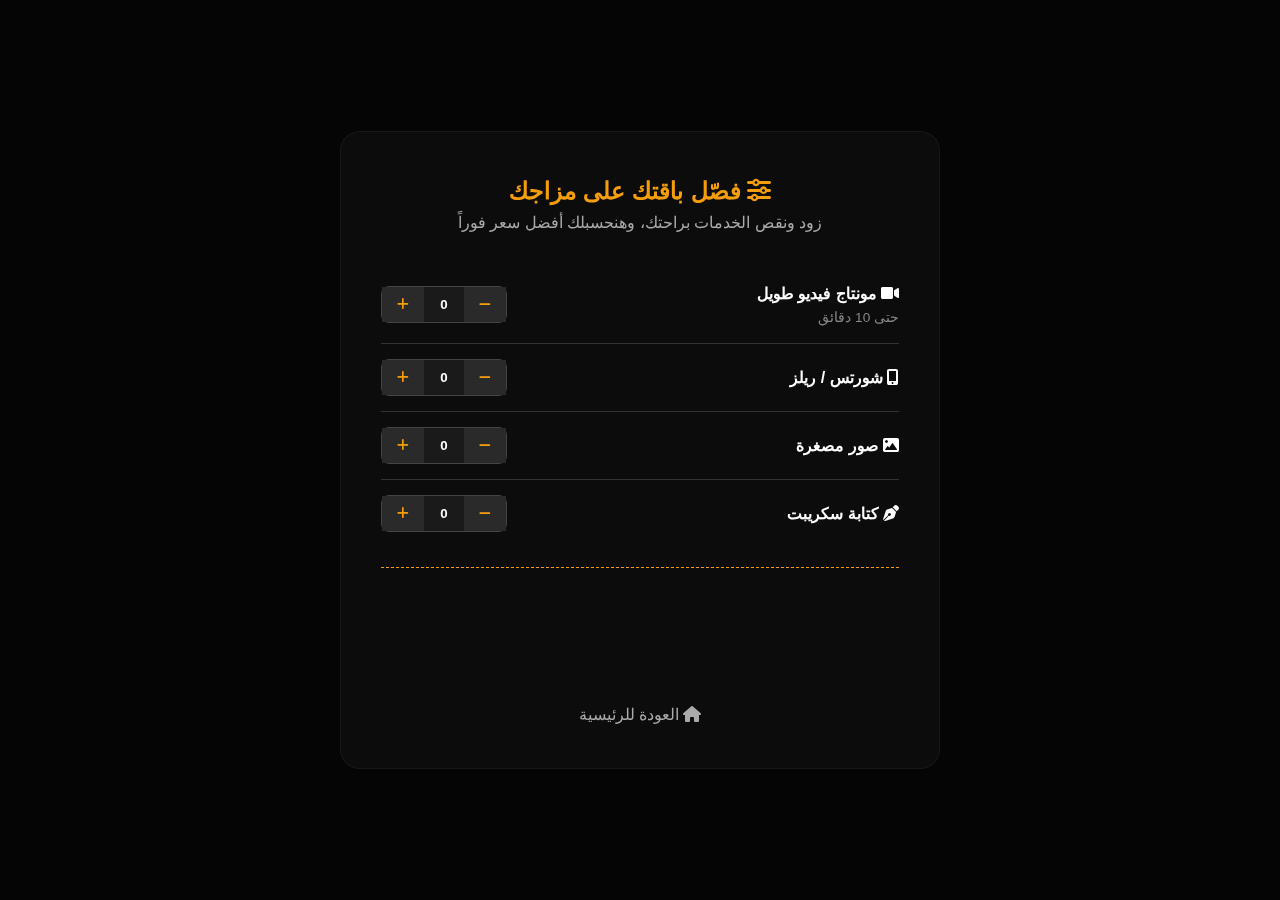
<file: custom-builder.html>
<!DOCTYPE html>
<html lang="ar" dir="rtl">
<head>
    <meta charset="UTF-8">
    <meta name="viewport" content="width=device-width, initial-scale=1.0">
    <title>فصّل باقتك | أحمد طارق</title>
    <link rel="stylesheet" href="style.css">
    <link rel="icon" type="image/png" href="favicon.png">
    <link rel="stylesheet" href="https://cdnjs.cloudflare.com/ajax/libs/font-awesome/6.0.0/css/all.min.css">
</head>
<body style="display: flex; align-items: center; justify-content: center; min-height: 100vh; padding: 20px;">

    <div class="custom-builder-box glass" style="width: 100%; max-width: 600px; padding: 40px; border-radius: 20px;">
        <div style="text-align: center; margin-bottom: 30px;">
            <h2 style="color: #f59e0b;"><i class="fas fa-sliders-h"></i> فصّل باقتك على مزاجك</h2>
            <p style="color: #aaa;">زود ونقص الخدمات براحتك، وهنحسبلك أفضل سعر فوراً</p>
        </div>

        <div class="services-list">
            <div class="service-row" style="display: flex; justify-content: space-between; align-items: center; padding: 15px 0; border-bottom: 1px solid #333;">
                <div style="color: #fff;"><h4><i class="fas fa-video"></i> مونتاج فيديو طويل</h4><p style="color:#888; font-size: 0.85rem; margin:0;">حتى 10 دقائق</p></div>
                <div class="counter-box" style="display: flex; background: #1a1a1a; border-radius: 8px; border: 1px solid #444;">
                    <button onclick="updateCount('montage', -1)" style="background: #2a2a2a; color: #f59e0b; border: none; padding: 10px 15px; cursor: pointer;"><i class="fas fa-minus"></i></button>
                    <input type="number" id="count-montage" value="0" readonly style="width: 40px; text-align: center; background: transparent; border: none; color: #fff; font-weight: bold;">
                    <button onclick="updateCount('montage', 1)" style="background: #2a2a2a; color: #f59e0b; border: none; padding: 10px 15px; cursor: pointer;"><i class="fas fa-plus"></i></button>
                </div>
            </div>

            <div class="service-row" style="display: flex; justify-content: space-between; align-items: center; padding: 15px 0; border-bottom: 1px solid #333;">
                <div style="color: #fff;"><h4><i class="fas fa-mobile-alt"></i> شورتس / ريلز</h4></div>
                <div class="counter-box" style="display: flex; background: #1a1a1a; border-radius: 8px; border: 1px solid #444;">
                    <button onclick="updateCount('shorts', -1)" style="background: #2a2a2a; color: #f59e0b; border: none; padding: 10px 15px; cursor: pointer;"><i class="fas fa-minus"></i></button>
                    <input type="number" id="count-shorts" value="0" readonly style="width: 40px; text-align: center; background: transparent; border: none; color: #fff; font-weight: bold;">
                    <button onclick="updateCount('shorts', 1)" style="background: #2a2a2a; color: #f59e0b; border: none; padding: 10px 15px; cursor: pointer;"><i class="fas fa-plus"></i></button>
                </div>
            </div>

            <div class="service-row" style="display: flex; justify-content: space-between; align-items: center; padding: 15px 0; border-bottom: 1px solid #333;">
                <div style="color: #fff;"><h4><i class="fas fa-image"></i> صور مصغرة</h4></div>
                <div class="counter-box" style="display: flex; background: #1a1a1a; border-radius: 8px; border: 1px solid #444;">
                    <button onclick="updateCount('thumb', -1)" style="background: #2a2a2a; color: #f59e0b; border: none; padding: 10px 15px; cursor: pointer;"><i class="fas fa-minus"></i></button>
                    <input type="number" id="count-thumb" value="0" readonly style="width: 40px; text-align: center; background: transparent; border: none; color: #fff; font-weight: bold;">
                    <button onclick="updateCount('thumb', 1)" style="background: #2a2a2a; color: #f59e0b; border: none; padding: 10px 15px; cursor: pointer;"><i class="fas fa-plus"></i></button>
                </div>
            </div>

            <div class="service-row" style="display: flex; justify-content: space-between; align-items: center; padding: 15px 0;">
                <div style="color: #fff;"><h4><i class="fas fa-pen-nib"></i> كتابة سكريبت</h4></div>
                <div class="counter-box" style="display: flex; background: #1a1a1a; border-radius: 8px; border: 1px solid #444;">
                    <button onclick="updateCount('script', -1)" style="background: #2a2a2a; color: #f59e0b; border: none; padding: 10px 15px; cursor: pointer;"><i class="fas fa-minus"></i></button>
                    <input type="number" id="count-script" value="0" readonly style="width: 40px; text-align: center; background: transparent; border: none; color: #fff; font-weight: bold;">
                    <button onclick="updateCount('script', 1)" style="background: #2a2a2a; color: #f59e0b; border: none; padding: 10px 15px; cursor: pointer;"><i class="fas fa-plus"></i></button>
                </div>
            </div>
        </div>

        <div style="text-align: center; border-top: 1px dashed #f59e0b; margin-top: 20px; padding-top: 20px; min-height: 120px;">
            <div id="calc-loader" style="display: none; color: #f59e0b; font-size: 1.2rem;">
                <i class="fas fa-calculator fa-spin"></i> جاري الحساب...
            </div>
            
            <div id="calc-result" style="display: none;">
                <h4 style="color: #aaa; margin-bottom: 5px;">التكلفة الإجمالية:</h4>
                <h2 id="custom-total-price" style="color: #10b981; font-size: 2.5rem; margin: 0;">$0</h2>
                
                <button onclick="checkoutCustomPackage()" class="submit-btn" style="margin-top: 15px; width: 100%; font-size: 1.1rem;">
                    تأكيد الباقة والطلب <i class="fas fa-arrow-left"></i>
                </button>
            </div>
        </div>
        
        <div style="text-align: center; margin-top: 15px;">
            <a href="index.html" style="color: #aaa; text-decoration: none;"><i class="fas fa-home"></i> العودة للرئيسية</a>
        </div>
    </div>

    <script>
        const customPrices = { montage: 50, shorts: 10, thumb: 10, script: 15 };
        let localCurrency = "USD";
        let conversionRate = 1;
        let typingTimer;

        // جلب عُملة العميل أول ما الصفحة تفتح
        window.addEventListener('load', async () => {
            try {
                const ipRes = await fetch('https://ipapi.co/json/');
                const ipData = await ipRes.json();
                localCurrency = ipData.currency;
                
                if (localCurrency !== 'USD') {
                    const ratesRes = await fetch('https://open.er-api.com/v6/latest/USD');
                    const ratesData = await ratesRes.json();
                    conversionRate = ratesData.rates[localCurrency] || 1;
                }
            } catch (e) { console.log("Currency fetch failed."); }
        });

        function updateCount(service, change) {
            const input = document.getElementById(`count-${service}`);
            let currentVal = parseInt(input.value) + change;
            if (currentVal < 0) currentVal = 0;
            input.value = currentVal;

            document.getElementById('calc-result').style.display = 'none';
            document.getElementById('calc-loader').style.display = 'block';

            clearTimeout(typingTimer);
            typingTimer = setTimeout(calculateCustomPackage, 800);
        }

        function calculateCustomPackage() {
            const counts = {
                montage: parseInt(document.getElementById('count-montage').value),
                shorts: parseInt(document.getElementById('count-shorts').value),
                thumb: parseInt(document.getElementById('count-thumb').value),
                script: parseInt(document.getElementById('count-script').value)
            };

            let totalUSD = (counts.montage * customPrices.montage) + (counts.shorts * customPrices.shorts) + (counts.thumb * customPrices.thumb) + (counts.script * customPrices.script);

            const loader = document.getElementById('calc-loader');
            const resultArea = document.getElementById('calc-result');

            if (totalUSD > 0) {
                loader.style.display = 'none';
                resultArea.style.display = 'block';
                
                // تحويل السعر لعملة العميل
                let finalPriceText = totalUSD + " USD";
                if (localCurrency !== "USD" && conversionRate !== 1) {
                    let localTotal = Math.round(totalUSD * conversionRate);
                    finalPriceText = localTotal.toLocaleString() + " " + localCurrency;
                }

                const priceDisplay = document.getElementById('custom-total-price');
                priceDisplay.innerText = finalPriceText;
                priceDisplay.style.transform = "scale(1.1)";
                setTimeout(() => priceDisplay.style.transform = "scale(1)", 200);

                let detailsString = "باقة مخصصة: ";
                if(counts.montage > 0) detailsString += `${counts.montage}x مونتاج، `;
                if(counts.shorts > 0) detailsString += `${counts.shorts}x شورتس، `;
                if(counts.thumb > 0) detailsString += `${counts.thumb}x صور مصغرة، `;
                if(counts.script > 0) detailsString += `${counts.script}x سكريبت`;
                detailsString = detailsString.replace(/، $/, "");

                localStorage.setItem('selectedPackage', detailsString);
                localStorage.setItem('packagePrice', finalPriceText);
            } else {
                loader.style.display = 'none';
                resultArea.style.display = 'none';
            }
        }

        function checkoutCustomPackage() {
            // هنبعته على طول لصفحة package.html اللي بتستقبل الطلبات السريعة
            window.location.href = 'package.html';
        }
    </script>
</body>
</html>
</file>
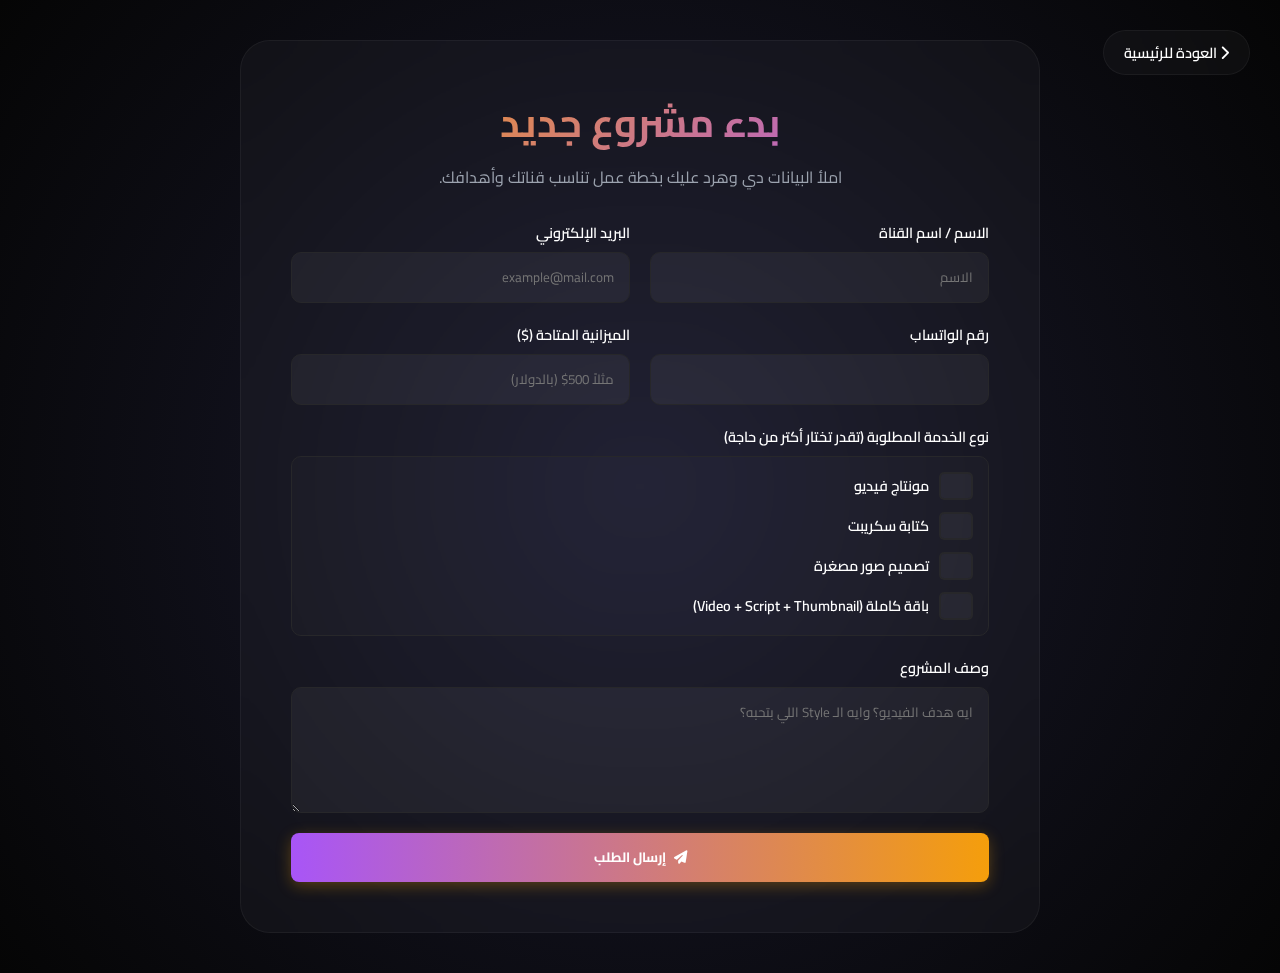
<file: order.html>
<!DOCTYPE html>
<html lang="ar" dir="rtl">
<head>
    <meta charset="UTF-8">
    <meta name="viewport" content="width=device-width, initial-scale=1.0">
    <title>طلب خدمة | أحمد طارق</title>
        <link rel="icon" type="image/png" href="favicon.png">

    <link rel="stylesheet" href="style.css">
    <link rel="stylesheet" href="https://cdnjs.cloudflare.com/ajax/libs/font-awesome/6.4.0/css/all.min.css">
    <link href="https://fonts.googleapis.com/css2?family=Cairo:wght@400;600;700;900&display=swap" rel="stylesheet">
</head>
<body class="order-page">

    <a href="index.html" class="back-home glass">
        <i class="fas fa-chevron-right"></i> العودة للرئيسية
    </a>

    <section class="order-container">
        
        <div class="form-wrapper glass glow-border" id="mainFormContainer">
            <h2 class="gradient-text" style="text-align: center;">بدء مشروع جديد</h2>
            <p style="text-align: center; margin-bottom: 30px; color: var(--text-muted);">املأ البيانات دي وهرد عليك بخطة عمل تناسب قناتك وأهدافك.</p>

            <form id="projectForm">
                <div class="form-grid">
                    <div class="input-group">
                        <label>الاسم / اسم القناة</label>
                        <input type="text" name="name" placeholder="الاسم" required>
                    </div>
                    <div class="input-group">
                        <label>البريد الإلكتروني</label>
                        <input type="email" name="email" placeholder="example@mail.com" required>
                    </div>
                    <div class="input-group">
                        <label>رقم الواتساب</label>
                        <input type="tel" name="whatsapp" required>
                    </div>
                    <div class="input-group">
                        <label>الميزانية المتاحة ($)</label>
                        <input type="number" name="budget" placeholder="مثلاً 500$ (بالدولار)">
                    </div>
                </div>

                <div class="input-group full-width" style="margin-bottom: 20px; margin-top: 10px;">
                    <label>نوع الخدمة المطلوبة (تقدر تختار أكتر من حاجة)</label>
                    <div class="checkbox-group">
                        <label class="checkbox-label">
                            <input type="checkbox" name="service" value="مونتاج فيديو">
                            <span>مونتاج فيديو</span>
                        </label>
                        <label class="checkbox-label">
                            <input type="checkbox" name="service" value="كتابة سكريبت">
                            <span>كتابة سكريبت</span>
                        </label>
                        <label class="checkbox-label">
                            <input type="checkbox" name="service" value="تصميم صور مصغرة">
                            <span>تصميم صور مصغرة</span>
                        </label>
                        <label class="checkbox-label">
                            <input type="checkbox" name="service" value="باقة كاملة">
                            <span>باقة كاملة (Video + Script + Thumbnail)</span>
                        </label>
                    </div>
                </div>

                <div class="input-group full-width">
                    <label>وصف المشروع</label>
                    <textarea name="description" rows="4" placeholder="ايه هدف الفيديو؟ وايه الـ Style اللي بتحبه؟" required></textarea>
                </div>

                <button type="submit" class="btn-primary submit-btn" id="submitBtn" style="margin-top: 20px;">
                    <i class="fas fa-paper-plane"></i> إرسال الطلب
                </button>
            </form>
        </div>

        <div class="form-wrapper glass glow-border" id="successContainer" style="display: none; text-align: center; padding: 60px 20px;">
            <i class="fas fa-check-circle" style="font-size: 5rem; color: #22c55e; margin-bottom: 25px;"></i>
            <h2 style="color: white; margin-bottom: 15px; font-size: 2.2rem;">تم إرسال طلبك بنجاح! 🎉</h2>
            <p style="color: var(--text-muted); font-size: 1.1rem; max-width: 500px; margin: 0 auto;">
                استلمت تفاصيل مشروعك. راجع إيميلك دلوقتي هتلاقي رسالة مني، وهتواصل معاك في أقرب وقت عشان نبدأ شغل.
            </p>
            <a href="index.html" class="btn-primary" style="margin-top: 35px; display: inline-flex; justify-content: center;">
                <i class="fas fa-home"></i> العودة للرئيسية
            </a>
        </div>

    </section>

    <script>
        // رابط الاسكريبت بتاعك
        const scriptURL = 'https://script.google.com/macros/s/AKfycbx2_F4jVwOzwl-ggziwSie9sD-u-7YQHk-IyTboadbu-g9JZ4jpEYY29N5DeKFfFeTU/exec';
        
        const form = document.getElementById('projectForm');
        const btn = document.getElementById('submitBtn');
        const mainFormContainer = document.getElementById('mainFormContainer');
        const successContainer = document.getElementById('successContainer');

        form.addEventListener('submit', e => {
            e.preventDefault();
            
            // تغيير شكل الزرار وقت التحميل
            btn.innerHTML = '<i class="fas fa-spinner fa-spin"></i> جاري الإرسال...';
            btn.disabled = true;

            const formData = new FormData(form);
            
            // تجميع الخدمات المختارة في نص واحد
            const services = formData.getAll('service');
            const selectedServices = services.length > 0 ? services.join(' + ') : 'لم يتم التحديد';
            formData.delete('service');
            formData.append('service', selectedServices);

            // إرسال البيانات لجوجل
            fetch(scriptURL, { 
                method: 'POST', 
                body: new URLSearchParams(formData),
                mode: 'no-cors' 
            })
            .then(() => {
                // إخفاء الفورم وإظهار رسالة النجاح
                mainFormContainer.style.display = 'none';
                successContainer.style.display = 'block';
            })
            .catch(error => {
                alert('حصلت مشكلة في الاتصال، حاول مرة تانية!');
                btn.disabled = false;
                btn.innerHTML = '<i class="fas fa-paper-plane"></i> إرسال الطلب';
            });
        });
    </script>
</body>
</html>
</file>
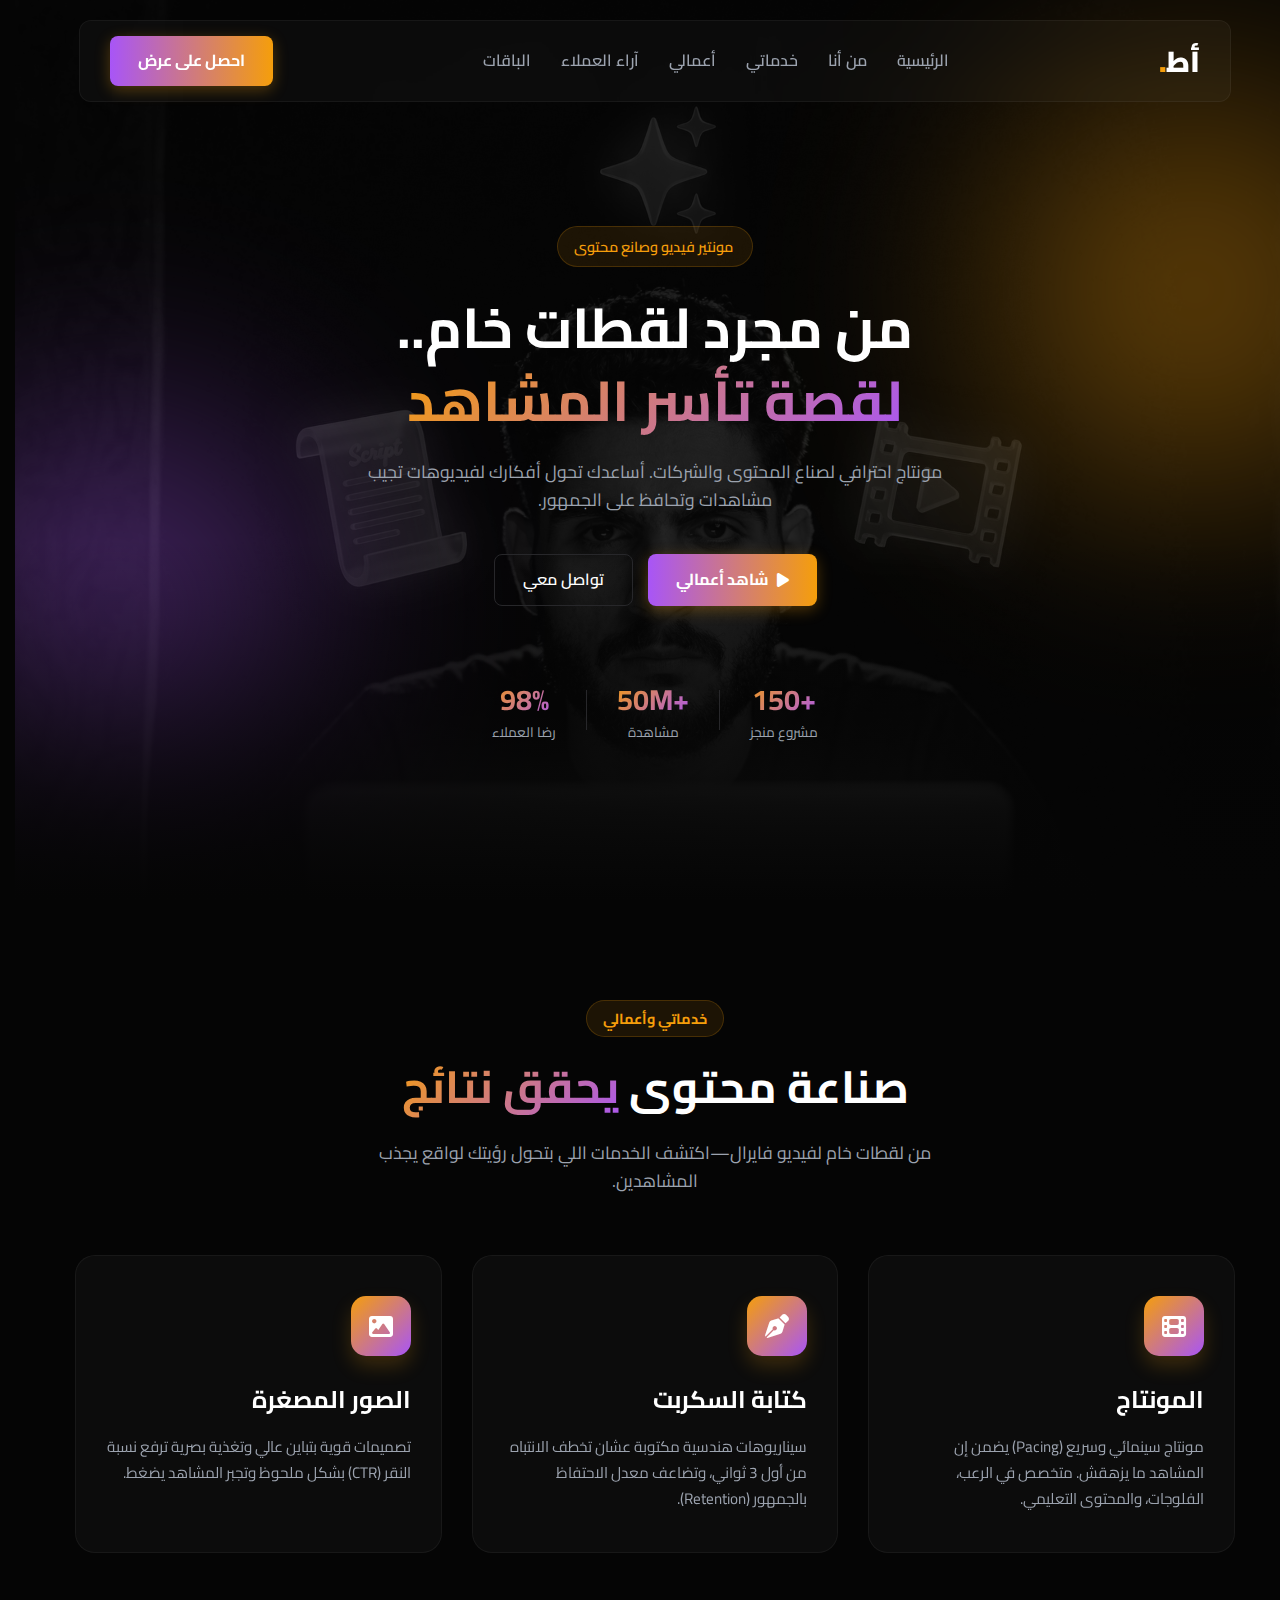
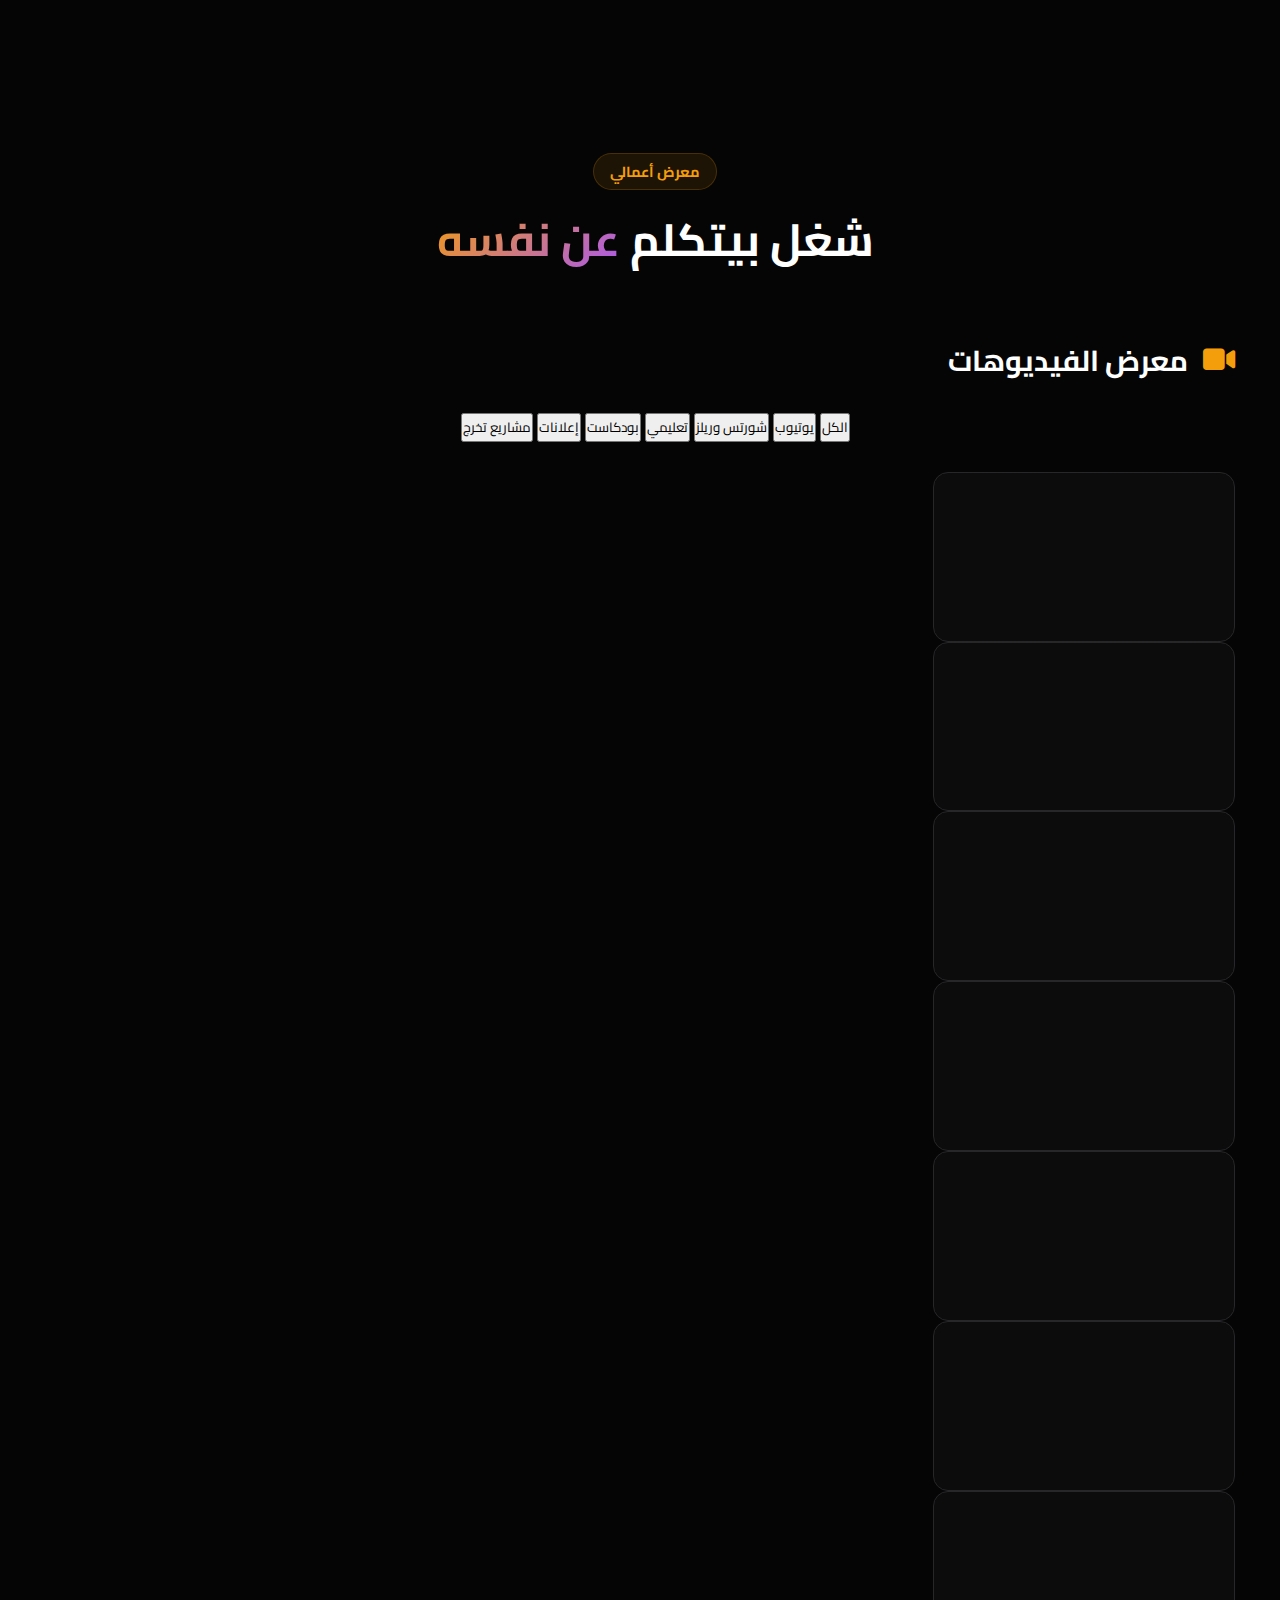
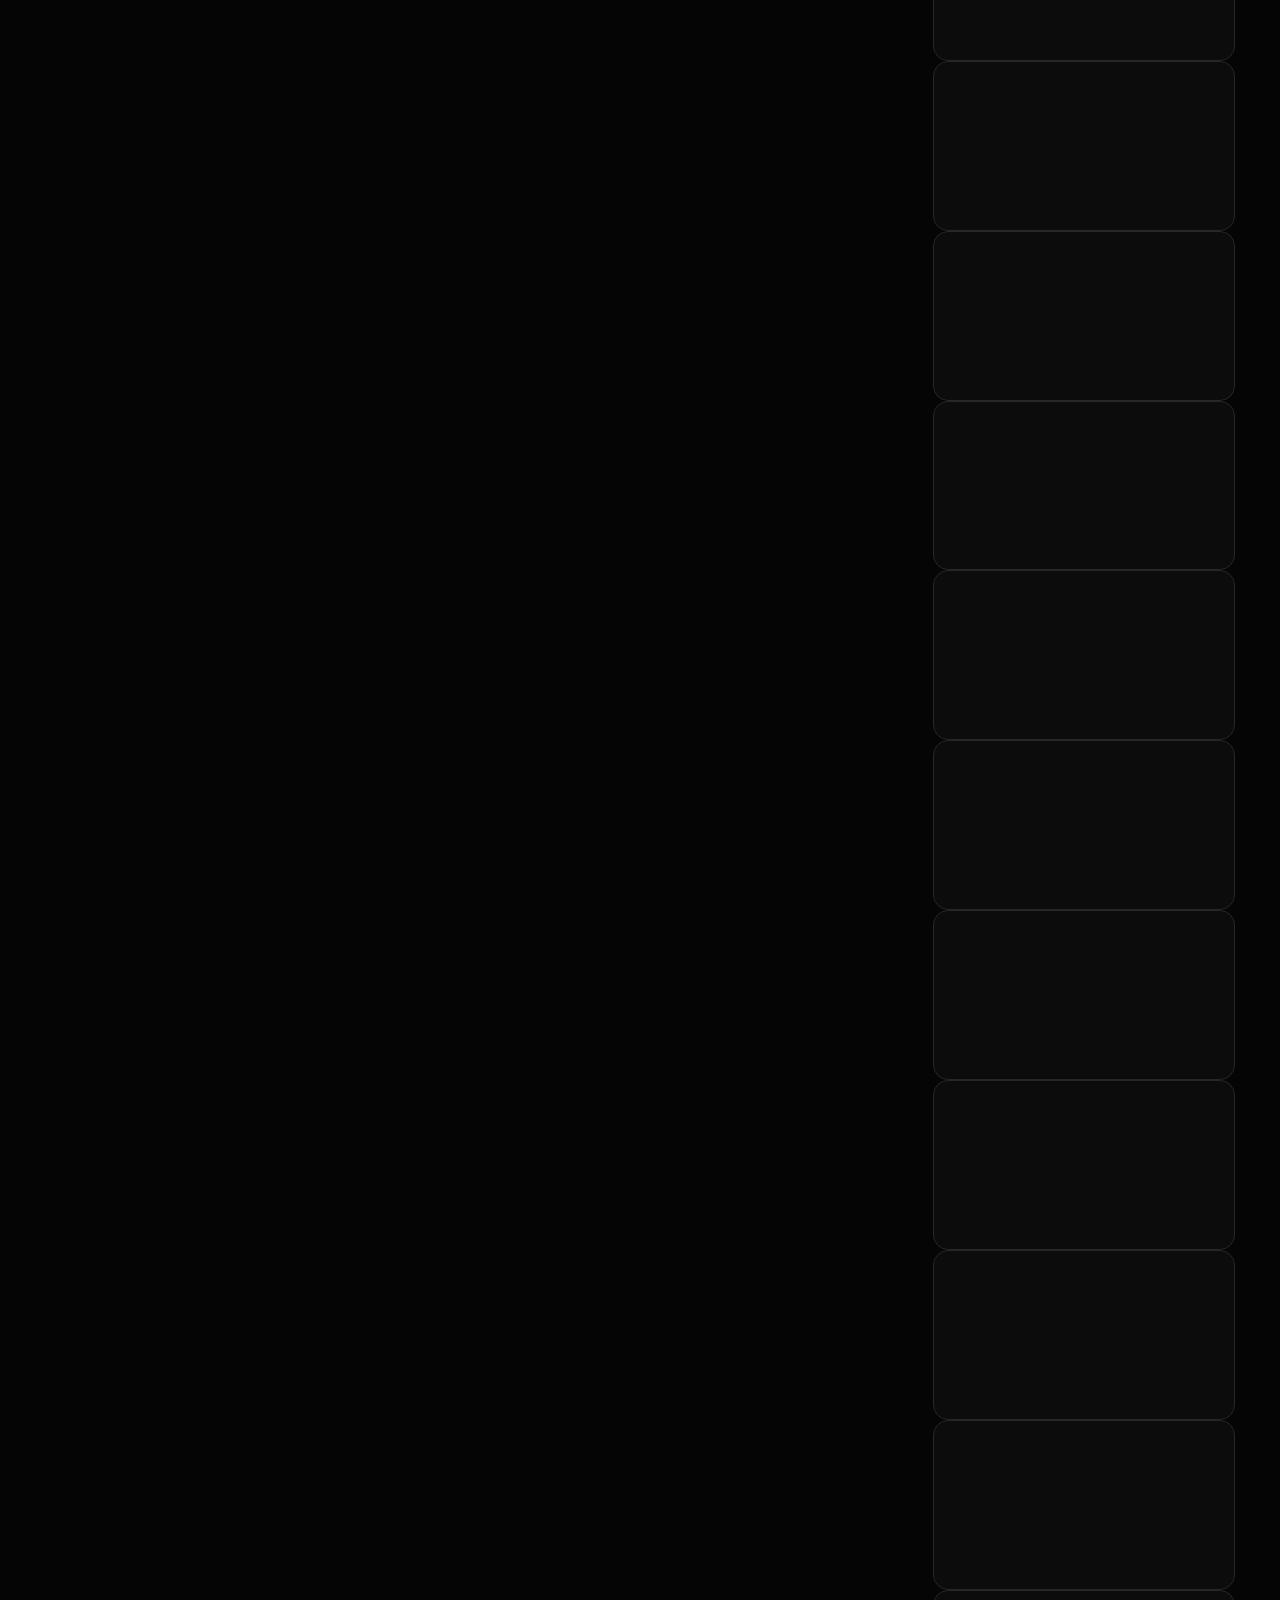
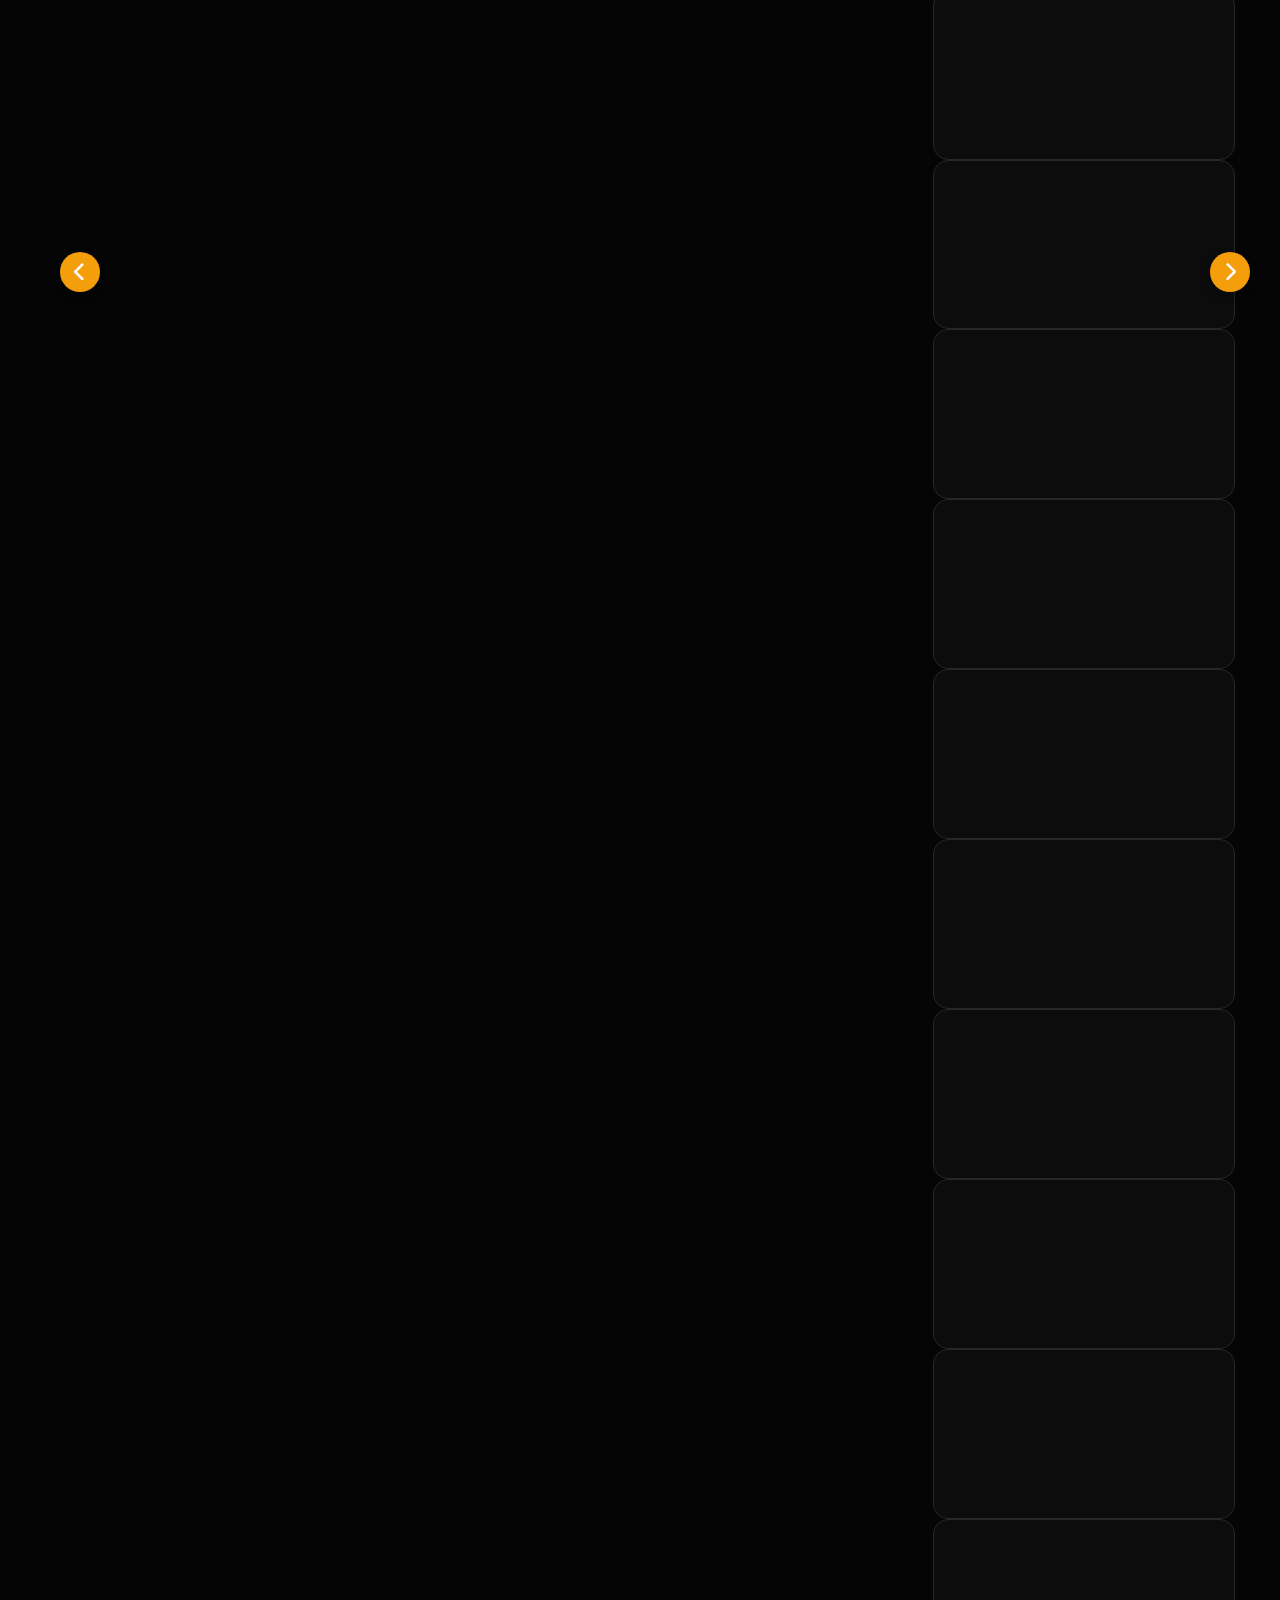
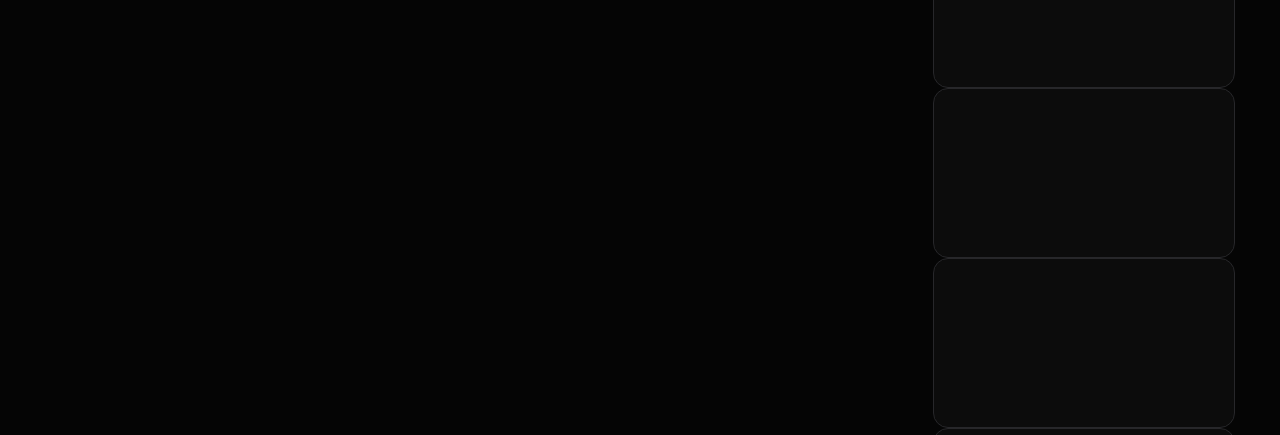
<file: package.html>
<!DOCTYPE html>
<html lang="ar" dir="rtl">
<head>
    <meta charset="UTF-8">
    <meta name="viewport" content="width=device-width, initial-scale=1.0">
    <title>تأكيد طلب الباقة | أحمد طارق</title>
    <link rel="stylesheet" href="style.css">
    <link rel="icon" type="image/png" href="favicon.png">
    <link rel="stylesheet" href="https://cdnjs.cloudflare.com/ajax/libs/font-awesome/6.0.0/css/all.min.css">
</head>
<body style="display: flex; align-items: center; justify-content: center; min-height: 100vh; padding: 20px;">

    <div class="glass" style="max-width: 500px; width: 100%; padding: 40px; border-radius: 20px; text-align: center;">
        <h2 style="color: #f59e0b; margin-bottom: 10px;">إتمام الطلب السريع 🚀</h2>
        <p style="color: #aaa; margin-bottom: 30px;">خطوة واحدة ونبدأ شغل فوراً</p>

        <div style="background: rgba(255,255,255,0.05); padding: 15px; border-radius: 10px; margin-bottom: 25px; border: 1px dashed #f59e0b;">
            <h3 id="displayPkgName" style="color: #fff; margin: 0 0 10px 0;">جاري التحميل...</h3>
            <h2 id="displayPkgPrice" style="color: #10b981; margin: 0;">--</h2>
        </div>

        <form id="packageForm" class="contact-form">
            <div class="input-group">
                <input type="text" name="name" placeholder="الاسم الكريم" required style="width: 100%; padding: 12px; border-radius: 8px; background: rgba(0,0,0,0.5); border: 1px solid #444; color: #fff; margin-bottom: 15px;">
            </div>
            <div class="input-group">
                <input type="email" name="email" placeholder="البريد الإلكتروني" required style="width: 100%; padding: 12px; border-radius: 8px; background: rgba(0,0,0,0.5); border: 1px solid #444; color: #fff; margin-bottom: 15px;">
            </div>
            <div class="input-group">
                <input type="tel" name="whatsapp" placeholder="رقم الواتساب (بمفتاح الدولة)" dir="ltr" style="text-align: left; width: 100%; padding: 12px; border-radius: 8px; background: rgba(0,0,0,0.5); border: 1px solid #444; color: #fff; margin-bottom: 15px;" required>
            </div>
            
            <div class="input-group">
                <input type="text" name="description" placeholder="ملاحظات إضافية (اختياري) - مثلاً لينك قناتك" style="width: 100%; padding: 12px; border-radius: 8px; background: rgba(0,0,0,0.5); border: 1px solid #444; color: #fff; margin-bottom: 25px;">
            </div>

            <input type="hidden" name="service" id="hiddenService">
            <input type="hidden" name="budget" id="hiddenBudget">

            <button type="submit" class="submit-btn" style="width: 100%;">تأكيد الطلب الآن</button>
        </form>

<div id="successMessage" style="display: none; margin-top: 25px; text-align: center;">
            <p style="color: #10b981; font-weight: bold; font-size: 1.1rem; margin-bottom: 20px;">
                <i class="fas fa-check-circle"></i> تم استلام طلبك! هتواصل معاك على الواتساب فوراً.
            </p>
            
            <a href="index.html" style="display: inline-block; width: 100%; padding: 12px; border-radius: 8px; background: transparent; border: 2px solid #f59e0b; color: #f59e0b; font-weight: bold; text-decoration: none; transition: 0.3s;" onmouseover="this.style.background='#f59e0b'; this.style.color='#fff';" onmouseout="this.style.background='transparent'; this.style.color='#f59e0b';">
                <i class="fas fa-home"></i> العودة لمعرض الأعمال
            </a>
        </div>
        </div>

    <script>
        // أول ما الصفحة تفتح، نسحب بيانات الباقة ونعرضها
        window.onload = function() {
            const pkgName = localStorage.getItem('selectedPackage');
            const pkgPrice = localStorage.getItem('packagePrice');

            if(pkgName && pkgPrice) {
                document.getElementById('displayPkgName').innerText = pkgName;
                document.getElementById('displayPkgPrice').innerText = pkgPrice;
                
                // نحطهم في الخانات المخفية عشان يتبعتوا لجوجل شيت
                document.getElementById('hiddenService').value = pkgName;
                document.getElementById('hiddenBudget').value = pkgPrice;
            } else {
                // لو العميل دخل الصفحة دي بالغلط من غير ما يختار باقة نرجعه
                window.location.href = 'index.html';
            }
        };

        // برمجة زرار الإرسال
        document.getElementById("packageForm").addEventListener("submit", function(e) {
            e.preventDefault();
            
            const btn = document.querySelector(".submit-btn");
            btn.innerHTML = "<i class='fas fa-spinner fa-spin'></i> جاري الإرسال...";
            btn.disabled = true;

            const formData = new FormData(this);
            
            // حط لينك الـ Apps Script بتاعك هنا
            const SCRIPT_URL = "https://script.google.com/macros/s/AKfycbx2_F4jVwOzwl-ggziwSie9sD-u-7YQHk-IyTboadbu-g9JZ4jpEYY29N5DeKFfFeTU/exec"; 

            fetch(SCRIPT_URL, { method: "POST", body: formData })
            .then(response => response.text())
            .then(data => {
                document.getElementById("packageForm").style.display = "none";
                document.getElementById("successMessage").style.display = "block";
                
                // نمسح الداتا من المتصفح عشان الطلبات الجاية
                localStorage.removeItem('selectedPackage');
                localStorage.removeItem('packagePrice');
            })
            .catch(error => {
                alert("حدث خطأ، يرجى المحاولة مرة أخرى.");
                btn.innerHTML = "تأكيد الطلب الآن";
                btn.disabled = false;
            });
        });
    </script>
</body>
</html>
</file>
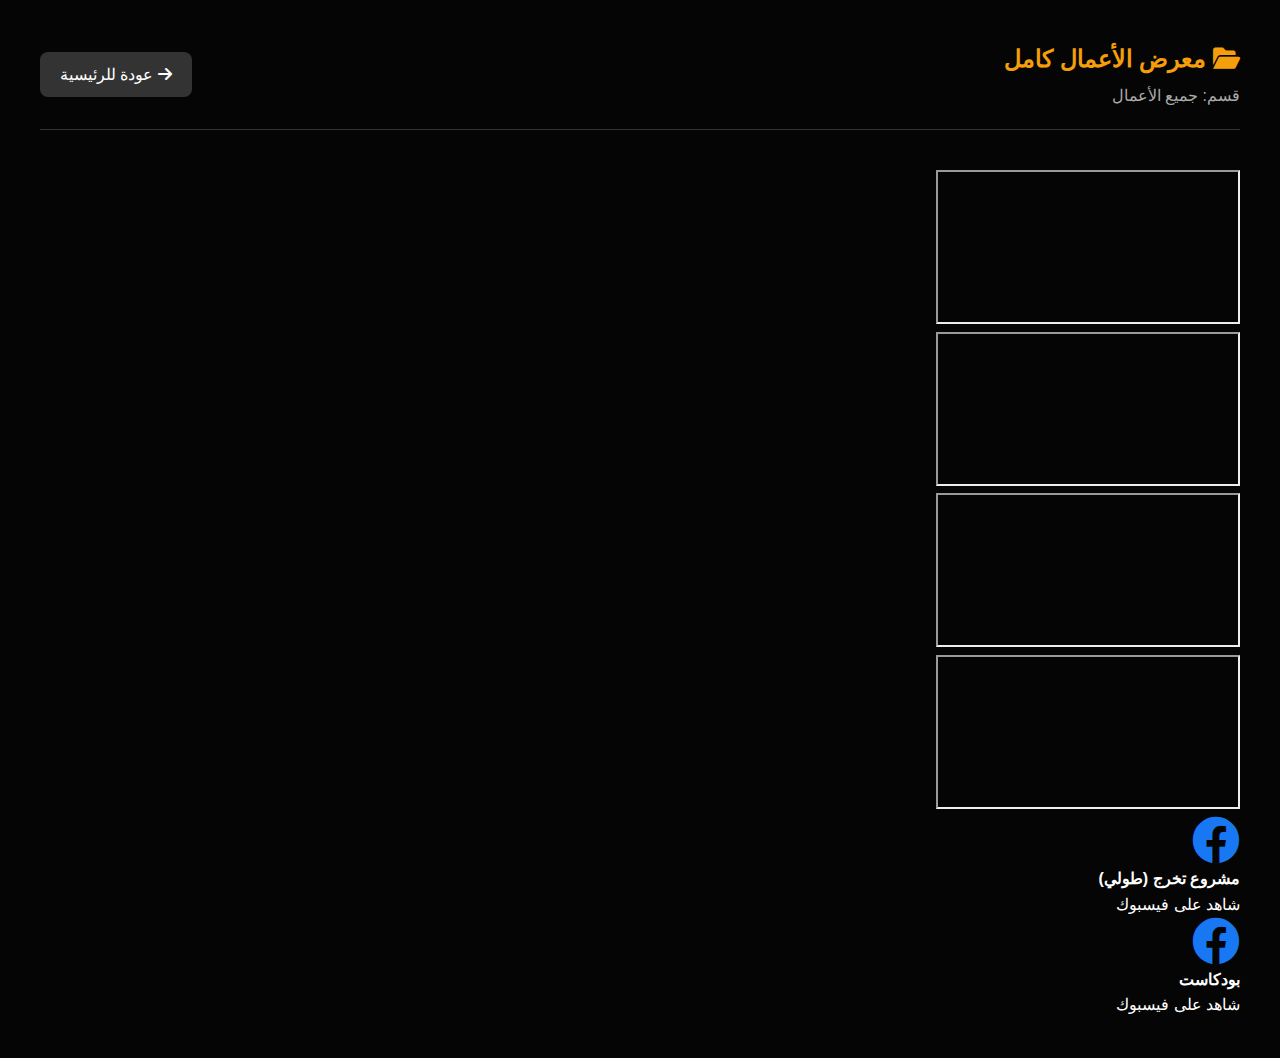
<file: portfolio.html>
<!DOCTYPE html>
<html lang="ar" dir="rtl">
<head>
    <meta charset="UTF-8">
    <meta name="viewport" content="width=device-width, initial-scale=1.0">
    <title>معرض الأعمال الشامل | أحمد طارق</title>
    <link rel="stylesheet" href="style.css">
    <link rel="stylesheet" href="https://cdnjs.cloudflare.com/ajax/libs/font-awesome/6.0.0/css/all.min.css">
    <script src="projects.js"></script> 
</head>
<body style="padding: 40px 20px;">

    <div style="max-width: 1200px; margin: 0 auto;">
        <div style="display: flex; justify-content: space-between; align-items: center; margin-bottom: 40px; border-bottom: 1px solid #333; padding-bottom: 20px;">
            <div>
                <h2 style="color: #f59e0b; margin: 0;"><i class="fas fa-folder-open"></i> معرض الأعمال كامل</h2>
                <p id="category-title" style="color: #aaa; margin: 5px 0 0;">...</p>
            </div>
            <a href="index.html#portfolio" style="background: #333; color: #fff; padding: 10px 20px; border-radius: 8px; text-decoration: none;"><i class="fas fa-arrow-right"></i> عودة للرئيسية</a>
        </div>

        <div class="portfolio-grid" id="full-grid">
            </div>
    </div>

    <script>
        window.onload = function() {
            const category = localStorage.getItem('portfolioCategory') || 'all';
            
            // ترجمة اسم القسم عشان نكتبه فوق
            const catNames = {
                'all': 'جميع الأعمال', 'youtube': 'فيديوهات يوتيوب', 'shorts': 'شورتس وريلز',
                'education': 'كورسات تعليمية', 'ads': 'إعلانات وبروموهات', 'podcast': 'بودكاست', 'graduation': 'مشاريع تخرج'
            };
            document.getElementById('category-title').innerText = "قسم: " + catNames[category];

            // فلترة ورص الفيديوهات كلها
            const grid = document.getElementById('full-grid');
            const filtered = allProjects.filter(p => category === 'all' || p.categories.includes(category));
            
            filtered.forEach(project => {
                grid.innerHTML += `<div class="portfolio-item ${project.type}">${project.content}</div>`;
            });
        };
    </script>
</body>
</html>
</file>
<file: style.css>
/* ---- الإعدادات الأساسية ---- */
* {
    margin: 0;
    padding: 0;
    box-sizing: border-box;
    font-family: 'Cairo', sans-serif;
    scroll-behavior: smooth;
}

/* ---- المتغيرات (ألوان البراند) ---- */
:root {
    --bg-color: #050505; /* أسود عميق */
    --surface-color: #121212; /* رمادي غامق للكروت */
    --primary-color: #f59e0b; /* اللون الكهرماني/الذهبي */
    --text-main: #ffffff;
    --text-muted: #9ca3af;
    --border-color: #27272a;
}

body {
    background-color: var(--bg-color);
    color: var(--text-main);
    line-height: 1.6;
    overflow-x: hidden;
}

/* كلاسات مساعدة هنحتاجها كتير */
a {
    text-decoration: none;
    color: inherit;
}

ul {
    list-style: none;
}

/* ---- تأثير الزجاج والتدرجات ---- */
.glass {
    background: rgba(255, 255, 255, 0.03);
    backdrop-filter: blur(16px);
    -webkit-backdrop-filter: blur(16px);
    border: 1px solid rgba(255, 255, 255, 0.05);
}

.gradient-text {
    background: linear-gradient(135deg, var(--primary-color) 0%, #a855f7 100%);
    -webkit-background-clip: text;
    -webkit-text-fill-color: transparent;
}

/* ---- الأزرار ---- */
.btn-primary {
    background: linear-gradient(to left, var(--primary-color), #a855f7);
    color: white;
    padding: 12px 28px;
    border-radius: 8px;
    font-weight: 700;
    transition: 0.3s;
    border: none;
    box-shadow: 0 4px 15px rgba(245, 158, 11, 0.3);
    display: inline-flex;
    align-items: center;
    gap: 8px;
}

.btn-primary:hover {
    transform: translateY(-3px);
    box-shadow: 0 8px 25px rgba(245, 158, 11, 0.5);
}

.btn-secondary {
    background: transparent;
    color: white;
    padding: 12px 28px;
    border-radius: 8px;
    font-weight: 600;
    transition: 0.3s;
    border: 1px solid var(--border-color);
}

.btn-secondary:hover {
    border-color: var(--primary-color);
    background: rgba(255, 255, 255, 0.05);
}

/* ---- Navbar ---- */
.navbar {
    position: fixed;
    top: 20px;
    left: 50%;
    transform: translateX(-50%);
    width: 90%;
    max-width: 1200px;
    display: flex;
    justify-content: space-between;
    align-items: center;
    padding: 15px 30px;
    border-radius: 12px;
    z-index: 1000;
}

.logo {
    font-size: 1.8rem;
    font-weight: 900;
    color: white;
}
.logo .dot { color: var(--primary-color); }

.nav-links {
    display: flex;
    gap: 30px;
}

.nav-links a {
    color: var(--text-muted);
    font-weight: 600;
    transition: 0.3s;
}

.nav-links a:hover { color: white; }

/* ---- Hero Section ---- */
.hero {
    min-height: 100vh;
    display: flex;
    align-items: center;
    justify-content: center;
    text-align: center;
    position: relative;
    padding: 120px 20px 50px;
    overflow: hidden;
}
/* ... (كود .hero الأساسي موجود هنا) ... */

/* الطبقة الأولى: صورة الخلفية (صورتك) */
.hero::before {
    content: '';
    position: absolute;
    top: 0;
    left: 0;
    width: 100%;
    height: 100%;
    /* غير اسم الصورة هنا لو مسميها اسم تاني */
    background-image: url('hero-bg.png');
    background-size: cover;
    background-position: center top; /* يركز على الجزء العلوي من الصورة */
    opacity: 0.15; /* هنا تتحكم في شفافية الصورة - قلل أو زود براحتك */
    z-index: 0; /* عشان تكون خلف كل العناصر */
    filter: grayscale(100%); /* اختياري: بيخلي الصورة أبيض وأسود عشان تليق مع الثيم */
}

/* الطبقة الثانية: تدرج الدمج السفلي */
.hero::after {
    content: '';
    position: absolute;
    bottom: 0; /* تبدأ من تحت */
    left: 0;
    width: 100%;
    height: 40%; /* ارتفاع التدرج، بيغطي الـ 40% اللي تحت بس */
    /* التدرج بيبدأ شفاف وينتهي بلون خلفية الموقع */
    background: linear-gradient(to bottom, transparent 0%, var(--bg-color) 100%);
    z-index: 2; /* فوق الصورة، بس تحت الكلام */
}

/* تعديل بسيط لترتيب الطبقات */
.glow {
    z-index: 1; /* نخلي الإضاءة فوق الصورة */
    opacity: 0.3; /* نقلل الإضاءة سنة عشان الصورة تبان */
}

/* ... (كود .hero-content بييجي بعد دول) ... */
.hero-content {
    position: relative;
    z-index: 10;
    max-width: 800px;
    display: flex;
    flex-direction: column;
    align-items: center;
}

.badge {
    background: rgba(245, 158, 11, 0.1);
    color: var(--primary-color);
    padding: 8px 16px;
    border-radius: 50px;
    font-size: 0.9rem;
    font-weight: 600;
    margin-bottom: 25px;
    border: 1px solid rgba(245, 158, 11, 0.2);
}

.hero h1 {
    font-size: 3.5rem;
    line-height: 1.3;
    margin-bottom: 20px;
    color: white;
}

.hero-desc {
    font-size: 1.1rem;
    color: var(--text-muted);
    max-width: 600px;
    margin-bottom: 40px;
}

.hero-buttons {
    display: flex;
    gap: 15px;
    margin-bottom: 50px;
}

/* ---- Stats ---- */
.hero-stats {
    display: flex;
    align-items: center;
    gap: 30px;
    margin-top: 20px;
}

.stat-item h3 {
    font-size: 1.8rem;
    color: var(--primary-color);
    background: linear-gradient(135deg, var(--primary-color) 0%, #a855f7 100%);
    -webkit-background-clip: text;
    -webkit-text-fill-color: transparent;
}

.stat-item p {
    font-size: 0.85rem;
    color: var(--text-muted);
}

.divider {
    width: 1px;
    height: 40px;
    background: var(--border-color);
}

/* ---- Glow Effects ---- */
.glow {
    position: absolute;
    width: 400px;
    height: 400px;
    border-radius: 50%;
    filter: blur(120px);
    z-index: 1;
    opacity: 0.4;
}

.glow-amber {
    background: var(--primary-color);
    top: 10%;
    right: -100px;
}

.glow-purple {
    background: #a855f7;
    bottom: 10%;
    left: -100px;
}

/* للموبايل */
@media (max-width: 768px) {
    .nav-links, .nav-btn { display: none; }
    .hero h1 { font-size: 2.5rem; }
    .hero-buttons { flex-direction: column; width: 100%; }
    .hero-buttons a { width: 100%; justify-content: center; }
    .hero-stats { flex-wrap: wrap; justify-content: center; gap: 20px; }
    .divider { display: none; }
}

/* ---- قسم الخدمات (Services) ---- */
.services-section {
    padding: 100px 20px;
    max-width: 1200px;
    margin: 0 auto;
    position: relative;
    z-index: 10;
}

.section-header {
    text-align: center;
    margin-bottom: 60px;
}

.section-subtitle {
    color: var(--primary-color);
    font-size: 0.9rem;
    font-weight: 700;
    letter-spacing: 1px;
    background: rgba(245, 158, 11, 0.1);
    padding: 6px 16px;
    border-radius: 20px;
    display: inline-block;
    margin-bottom: 15px;
    border: 1px solid rgba(245, 158, 11, 0.2);
}

.section-title {
    font-size: 2.8rem;
    color: white;
    margin-bottom: 15px;
}

.section-desc {
    color: var(--text-muted);
    font-size: 1.1rem;
    max-width: 600px;
    margin: 0 auto;
}

/* شبكة الكروت */
.services-grid {
    display: grid;
    grid-template-columns: repeat(auto-fit, minmax(300px, 1fr));
    gap: 30px;
}

/* تصميم الكارت */
.service-card {
    padding: 40px 30px;
    border-radius: 20px;
    transition: 0.4s ease;
    position: relative;
    overflow: hidden;
}

/* تأثيرات الهوفر (لما الماوس يقف على الكارت) */
.service-card:hover {
    transform: translateY(-10px);
    border-color: rgba(245, 158, 11, 0.4);
    box-shadow: 0 10px 30px rgba(0, 0, 0, 0.5), 0 0 20px rgba(245, 158, 11, 0.1);
}

/* تأثير إضاءة مخفي جوه الكارت بيظهر في الهوفر */
.service-card::before {
    content: '';
    position: absolute;
    top: -50px;
    right: -50px;
    width: 150px;
    height: 150px;
    background: var(--primary-color);
    filter: blur(80px);
    opacity: 0;
    transition: 0.4s ease;
    z-index: -1;
}

.service-card:hover::before {
    opacity: 0.2;
}

/* أيقونات الخدمات */
.service-icon {
    width: 60px;
    height: 60px;
    background: linear-gradient(135deg, var(--primary-color) 0%, #a855f7 100%);
    border-radius: 15px;
    display: flex;
    align-items: center;
    justify-content: center;
    font-size: 1.5rem;
    color: white;
    margin-bottom: 25px;
    box-shadow: 0 10px 20px rgba(245, 158, 11, 0.2);
}

.service-card h3 {
    font-size: 1.5rem;
    color: white;
    margin-bottom: 15px;
}

.service-card p {
    color: var(--text-muted);
    font-size: 0.95rem;
    line-height: 1.7;
}

/* تظبيط الموبايل */
@media (max-width: 768px) {
    .section-title { font-size: 2.2rem; }
    .services-section { padding: 60px 20px; }
}

/* ---- Portfolio Section ---- */
.portfolio-section {
    padding: 100px 20px;
    max-width: 1200px;
    margin: 0 auto;
}

.portfolio-category {
    margin-bottom: 80px;
}

.category-title {
    font-size: 1.8rem;
    color: white;
    margin-bottom: 30px;
    display: flex;
    align-items: center;
    gap: 15px;
}

.category-title i {
    color: var(--primary-color);
}

/* الفيديو */
.video-grid {
    display: grid;
    grid-template-columns: repeat(auto-fit, minmax(450px, 1fr));
    gap: 25px;
}

.video-item {
    aspect-ratio: 16 / 9;
    border-radius: 15px;
    overflow: hidden;
    border: 1px solid var(--border-color);
}

.video-item iframe {
    width: 100%;
    height: 100%;
}

/* الصور المصغرة */
.thumbs-grid {
    display: grid;
    grid-template-columns: repeat(auto-fit, minmax(280px, 1fr));
    gap: 20px;
}

.thumb-card img {
    width: 100%;
    border-radius: 12px;
    transition: 0.3s transform;
    cursor: pointer;
}

.thumb-card:hover img {
    transform: scale(1.03);
}

/* السكريبت */
.scripts-grid {
    max-width: 700px;
}

.script-card {
    padding: 30px;
    border-radius: 20px;
    position: relative;
}

.script-tag {
    display: inline-block;
    padding: 4px 12px;
    border-radius: 6px;
    font-size: 0.8rem;
    font-weight: bold;
    margin-bottom: 10px;
}

.script-tag.bad { background: #ef444422; color: #ef4444; }
.script-tag.good { background: #22c55e22; color: #22c55e; margin-top: 20px; }

.script-arrow {
    text-align: center;
    color: var(--text-muted);
    margin: 10px 0;
}

@media (max-width: 768px) {
    .video-grid { grid-template-columns: 1fr; }
}

/* ---- Order Section ---- */
.order-section {
    padding: 100px 20px;
    max-width: 900px;
    margin: 0 auto;
}

.form-container {
    padding: 40px;
    border-radius: 25px;
    position: relative;
}

.form-grid {
    display: grid;
    grid-template-columns: 1fr 1fr;
    gap: 20px;
    margin-bottom: 20px;
}

.input-group {
    display: flex;
    flex-direction: column;
    gap: 8px;
}

.input-group label {
    font-size: 0.9rem;
    color: var(--text-main);
    font-weight: 600;
}

.input-group input, 
.input-group select, 
.input-group textarea {
    background: rgba(255, 255, 255, 0.05);
    border: 1px solid var(--border-color);
    padding: 12px 15px;
    border-radius: 10px;
    color: white;
    outline: none;
    transition: 0.3s;
}

.input-group input:focus, 
.input-group select:focus, 
.input-group textarea:focus {
    border-color: var(--primary-color);
    background: rgba(255, 255, 255, 0.1);
}

.full-width {
    grid-column: span 2;
}

.submit-btn {
    width: 100%;
    justify-content: center;
    margin-top: 10px;
    cursor: pointer;
}

.success-msg {
    text-align: center;
    color: #22c55e;
    font-weight: bold;
    padding: 20px;
}

/* للموبايل */
@media (max-width: 600px) {
    .form-grid { grid-template-columns: 1fr; }
    .full-width { grid-column: span 1; }
}

/* ---- Order Page Styles ---- */
.order-page {
    background: radial-gradient(circle at center, #1a1a2e 0%, #050505 100%);
    min-height: 100vh;
    display: flex;
    align-items: center;
    justify-content: center;
    padding: 40px 20px;
}

.back-home {
    position: fixed;
    top: 30px;
    right: 30px;
    padding: 10px 20px;
    border-radius: 50px;
    font-weight: 600;
    font-size: 0.9rem;
    z-index: 100;
    transition: 0.3s;
}

.back-home:hover {
    background: rgba(255, 255, 255, 0.1);
    color: var(--primary-color);
}

.order-container {
    width: 100%;
    max-width: 800px;
}

.form-wrapper {
    padding: 50px;
    border-radius: 30px;
}

.form-wrapper h2 {
    font-size: 2.5rem;
    margin-bottom: 10px;
    text-align: center;
}

.form-wrapper p {
    text-align: center;
    color: var(--text-muted);
    margin-bottom: 40px;
}

/* ---- قسم الدعوة الأخير ---- */
.final-cta {
    padding: 150px 20px 100px;
    text-align: center;
    position: relative;
    background: transparent;
    
    /* الكود السحري لكسر الحدود وملء الشاشة بالكامل */
    width: 100vw;
    margin-left: calc(-50vw + 50%);
    margin-right: calc(-50vw + 50%);
}

/* طبقة النقشة (Pattern) وتسييحها من كل الاتجاهات */
.final-cta::before {
    content: '';
    position: absolute;
    inset: 0;
    background-image: radial-gradient(rgba(255, 255, 255, 0.15) 1px, transparent 1px);
    background-size: 25px 25px;
    z-index: 1;
    pointer-events: none;
    /* ماسك دائري بيمسح الحواف يمين وشمال وفوق وتحت عشان تندمج مع الأسود */
    -webkit-mask-image: radial-gradient(ellipse at center, black 30%, transparent 80%);
    mask-image: radial-gradient(ellipse at center, black 30%, transparent 80%);
}

/* الإضاءة الخلفية للبوكس (Glow) */
.final-cta::after {
    content: '';
    position: absolute;
    top: 50%;
    left: 50%;
    transform: translate(-50%, -50%);
    width: 100vw; /* الإضاءة كمان تاخد عرض الشاشة */
    height: 1000px;
    background: radial-gradient(ellipse at center, rgba(26, 26, 46, 0.6) 0%, transparent 70%);
    z-index: 0;
    pointer-events: none;
}

/* --- بوكس المحتوى نفسه (مفيش فيه تغيير) --- */
.cta-box {
    padding: 60px 40px;
    border-radius: 30px;
    max-width: 800px;
    margin: 0 auto;
    position: relative;
    z-index: 10; 
    background: rgba(255, 255, 255, 0.03); 
    backdrop-filter: blur(25px);
    -webkit-backdrop-filter: blur(25px);
    border: 1px solid rgba(255, 255, 255, 0.08);
    box-shadow: 0 30px 60px rgba(0, 0, 0, 0.5); 
}

.cta-box h2 {
    font-size: 2.4rem;
    line-height: 1.4;
    margin-bottom: 40px;
    color: #ffffff;
    text-shadow: 0 5px 15px rgba(0,0,0,0.5);
}.cta-actions {
    display: flex;
    flex-direction: column;
    align-items: center;
    gap: 30px;
}
/* حركة نبض خفيفة للزرار عشان يشد العين */
.pulse-btn {
    font-size: 1.2rem;
    padding: 15px 45px;
    animation: pulse-orange 2s infinite;
}

@keyframes pulse-orange {
    0% { box-shadow: 0 0 0 0 rgba(245, 158, 11, 0.4); }
    70% { box-shadow: 0 0 0 20px rgba(245, 158, 11, 0); }
    100% { box-shadow: 0 0 0 0 rgba(245, 158, 11, 0); }
}

/* للموبايل */
@media (max-width: 768px) {
    .cta-box h2 { font-size: 1.6rem; }
    .final-cta { padding: 60px 20px; }
}

.cta-actions {
    display: flex;
    flex-direction: column; /* عشان ييجوا تحت بعض */
    align-items: center;
    gap: 25px;
}

.direct-mail {
    margin-top: 10px;
    display: flex;
    flex-direction: column;
    gap: 8px;
}

.direct-mail span {
    font-size: 0.85rem;
    color: var(--text-muted);
}

.direct-mail a {
    color: var(--text-main);
    font-size: 1.1rem;
    font-weight: 600;
    transition: 0.3s;
    display: flex;
    align-items: center;
    gap: 10px;
}

.direct-mail a i {
    color: var(--primary-color);
}

.direct-mail a:hover {
    color: var(--primary-color);
    letter-spacing: 0.5px;
}

/* ---- إخفاء أسهم الأرقام المزعجة ---- */
input[type="number"]::-webkit-outer-spin-button,
input[type="number"]::-webkit-inner-spin-button {
    -webkit-appearance: none;
    margin: 0;
}
input[type="number"] {
    -moz-appearance: textfield; /* للفايرفوكس */
}

/* ---- تنسيق الـ Checkboxes ---- */
.checkbox-group {
    display: flex;
    flex-direction: column;
    gap: 12px;
    padding: 15px;
    border-radius: 10px;
    border: 1px solid var(--border-color);
    background: rgba(255, 255, 255, 0.02);
}

.checkbox-label {
    display: flex;
    align-items: center;
    gap: 10px;
    color: white;
    cursor: pointer;
    font-size: 0.95rem;
    transition: 0.3s;
}

.checkbox-label input[type="checkbox"] {
    appearance: none;
    -webkit-appearance: none;
    width: 20px;
    height: 20px;
    border: 2px solid var(--border-color);
    border-radius: 5px; /* مربع بدل الدائرة */
    outline: none;
    position: relative;
    background: rgba(255, 255, 255, 0.05);
    cursor: pointer;
    transition: 0.3s;
    flex-shrink: 0;
}

.checkbox-label input[type="checkbox"]:checked {
    background: var(--primary-color);
    border-color: var(--primary-color);
}

.checkbox-label input[type="checkbox"]:checked::after {
    content: '✔';
    position: absolute;
    top: 50%;
    left: 50%;
    transform: translate(-50%, -50%);
    color: white;
    font-size: 12px;
}

.checkbox-label:hover {
    color: var(--primary-color);
}

/* ---- تنسيق واجهة الفيديو (Video Facade) ---- */
.video-facade {
    position: relative;
    display: block;
    width: 100%;
    height: 100%;
    overflow: hidden;
    cursor: pointer; /* السطر ده هيخلي الماوس شكله إيد */
}
.video-facade img {
    width: 100%;
    height: 100%;
    object-fit: cover;
    transition: 0.4s ease;
}

/* زرار الـ Play */
.play-button {
    position: absolute;
    top: 50%;
    left: 50%;
    transform: translate(-50%, -50%);
    width: 65px;
    height: 65px;
    background: rgba(245, 158, 11, 0.9); /* لون البراند بتاعك */
    border-radius: 50%;
    display: flex;
    align-items: center;
    justify-content: center;
    color: white;
    font-size: 1.5rem;
    box-shadow: 0 0 20px rgba(245, 158, 11, 0.5);
    transition: 0.4s ease;
    z-index: 2;
}

/* تأثير لما العميل يقف بالماوس (Hover) */
.video-facade:hover img {
    transform: scale(1.05);
    filter: brightness(0.6); /* يغمق الصورة سنة عشان الزرار ينور أكتر */
}

.video-facade:hover .play-button {
    transform: translate(-50%, -50%) scale(1.15);
    background: #f59e0b; /* لون برتقالي صريح */
    box-shadow: 0 0 30px rgba(245, 158, 11, 0.8);
}

/* ---- ستايل شريط الفيديوهات (Horizontal Slider) ---- */
.video-slider-wrapper {
    position: relative;
    display: flex;
    align-items: center;
    width: 100%;
    margin-top: 20px;
}

.video-row {
    display: flex;
    gap: 20px;
    overflow-x: auto;
    scroll-behavior: smooth;
    padding: 15px 5px;
    scroll-snap-type: x mandatory; /* بيجبر الفيديو يقف في النص بالظبط لما تسحب */
    
    /* إخفاء شريط التمرير (Scrollbar) لشكل أنضف */
    -ms-overflow-style: none;  /* لمتصفح إيدج */
    scrollbar-width: none;  /* لمتصفح فايرفوكس */
}
.video-row::-webkit-scrollbar {
    display: none; /* لمتصفح كروم وسفاري */
}

.video-row .video-item {
    /* ع البي سي هنخلي 3 فيديوهات يظهروا في الشاشة */
    flex: 0 0 calc(33.333% - 15px); 
    min-width: 300px; /* أقل عرض للفيديو */
    aspect-ratio: 16 / 9;
    scroll-snap-align: center; /* نقطة وقوف الفيديو */
}

.video-row .video-item iframe {
    width: 100%;
    height: 100%;
    border-radius: inherit;
}

/* ---- زراير التحريك (الأسهم) ---- */
.slider-btn {
    position: absolute;
    top: 50%;
    transform: translateY(-50%);
    background: var(--primary-color);
    color: white;
    border: none;
    width: 45px;
    height: 45px;
    border-radius: 50%;
    font-size: 1.2rem;
    cursor: pointer;
    z-index: 10;
    box-shadow: 0 5px 15px rgba(0,0,0,0.5);
    transition: 0.3s;
    display: flex;
    justify-content: center;
    align-items: center;
}

.slider-btn:hover {
    background: #d97706; /* لون أغمق سنة لما تقف عليه */
    transform: translateY(-50%) scale(1.1);
}

.right-btn { right: -20px; } /* مكان سهم اليمين */
.left-btn { left: -20px; }  /* مكان سهم الشمال */

/* ---- تظبيط الموبايل (Media Query) ---- */
@media (max-width: 768px) {
    .slider-btn {
        display: none; /* إخفاء الأسهم ع الموبايل عشان العميل هيسحب بصباعه */
    }
    .video-row .video-item {
        /* ع الموبايل الفيديو ياخد 85% من الشاشة عشان يبان للعميل إن فيه فيديوهات تانية جنبه */
        flex: 0 0 85%; 
    }
    .video-row {
        padding: 10px 0;
    }
}

/* ---- ستايل السلايدر الموحد (Slider System) ---- */
.slider-wrapper {
    position: relative;
    display: flex;
    align-items: center;
    width: 100%;
    margin-top: 20px;
}

.slider-row {
    display: flex;
    gap: 20px;
    overflow-x: auto;
    scroll-behavior: smooth;
    padding: 15px 5px;
    scroll-snap-type: x mandatory;
    -ms-overflow-style: none;
    scrollbar-width: none;
}

.slider-row::-webkit-scrollbar { display: none; }

/* حجم الفيديوهات في السلايدر */
.video-item {
    flex: 0 0 calc(33.333% - 15px);
    min-width: 300px;
    aspect-ratio: 16 / 9;
    scroll-snap-align: center;
}

/* حجم الصور المصغرة في السلايدر */
.thumb-card {
    flex: 0 0 calc(25% - 15px); /* يظهر 4 صور في الشاشة ع البي سي */
    min-width: 250px;
    aspect-ratio: 16 / 9;
    scroll-snap-align: center;
    border-radius: 12px;
    overflow: hidden;
}

.thumb-card img {
    width: 100%;
    height: 100%;
    object-fit: cover;
    transition: 0.5s ease;
}

/* الأسهم (نفس التصميم اللي فات) */
.slider-btn {
    position: absolute;
    top: 50%;
    transform: translateY(-50%);
    background: var(--primary-color);
    color: white;
    border: none;
    width: 40px;
    height: 40px;
    border-radius: 50%;
    cursor: pointer;
    z-index: 10;
    box-shadow: 0 4px 10px rgba(0,0,0,0.3);
    display: flex;
    justify-content: center;
    align-items: center;
}

.right-btn { right: -15px; }
.left-btn { left: -15px; }

@media (max-width: 768px) {
    .slider-btn { display: none; }
    .video-item, .thumb-card { flex: 0 0 85%; }
}
</file>
